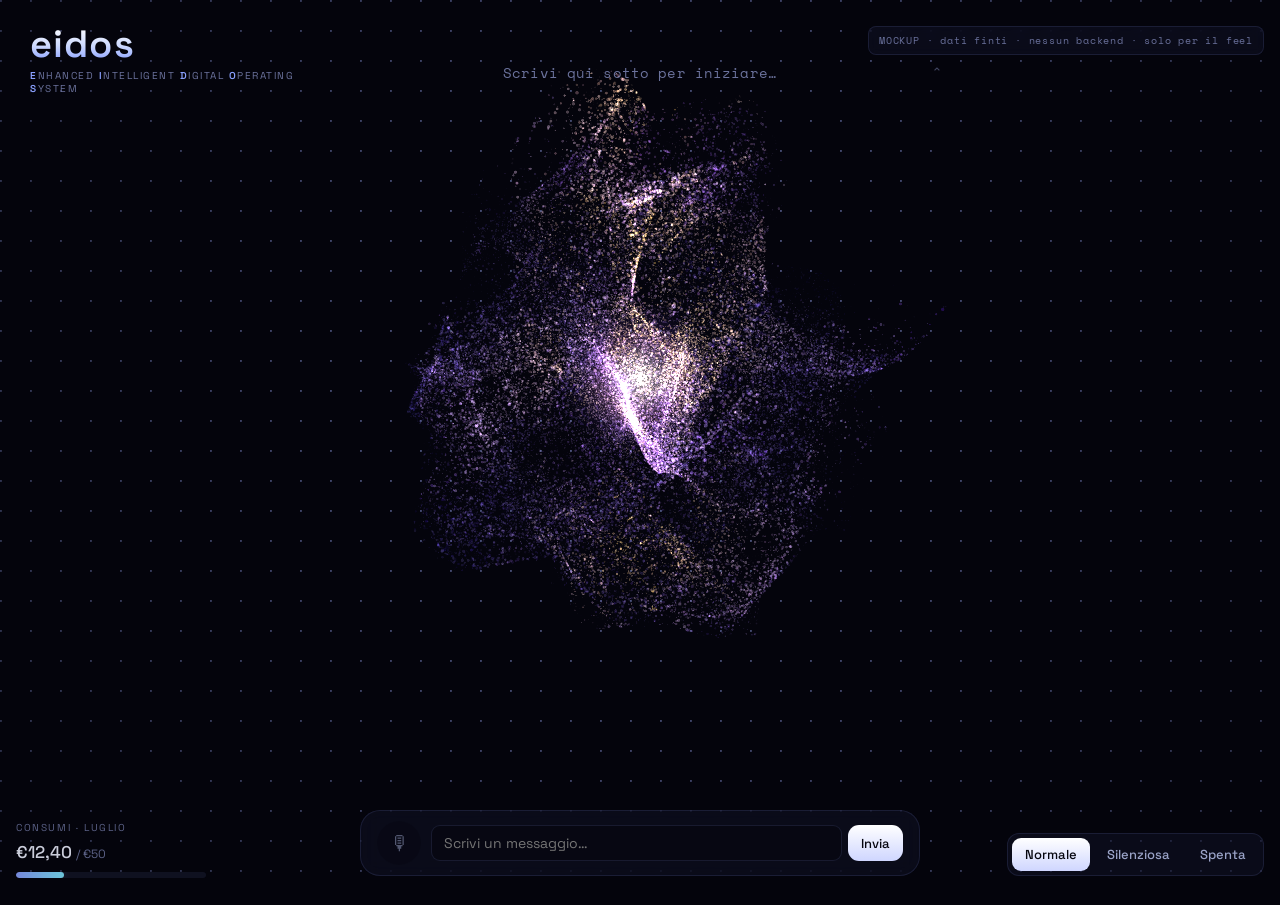
<file: notes/mockup-tappa7/index.html>
<!DOCTYPE html>
<html lang="it">
<head>
<meta charset="UTF-8">
<meta name="viewport" content="width=device-width, initial-scale=1.0">
<meta name="theme-color" content="#04040c">
<title>Eidos — mockup interfaccia</title>
<link rel="stylesheet" href="style.css">
</head>
<body data-mode="normale">

<canvas id="bg" aria-hidden="true"></canvas>
<div class="void"></div>

<div class="brand-lockup">
  <div class="mark">eidos</div>
  <div class="acr"><b>E</b>nhanced <b>I</b>ntelligent <b>D</b>igital <b>O</b>perating <b>S</b>ystem</div>
</div>

<div class="mock-badge">MOCKUP · dati finti · nessun backend · solo per il feel</div>

<!-- Essere vivente: il componente vero, così com'è -->
<div id="essere-wrap">
  <iframe id="essere" src="essere_vivente_component.html" title="Essere Vivente"></iframe>
</div>

<!-- Schede grafiche flottanti attorno all'essere -->
<div id="cards" aria-hidden="true"></div>

<!-- Log azioni: sopra i controlli, sfuma verso l'alto -->
<div id="actions-log" aria-live="polite"></div>

<!-- LA SUPERFICIE CONVERSAZIONE: barra (collassata) <-> cronologia (espansa) -->
<div id="convo" class="collapsed">
  <button id="convo-toggle" aria-label="Espandi cronologia" title="Espandi / richiudi la cronologia">
    <span class="chev">⌃</span>
  </button>
  <div id="transcript-bar" aria-live="polite"><span class="ghost">Scrivi qui sotto per iniziare…</span></div>
  <div id="history-scroll"></div>
</div>

<!-- Gate di conferma azione -->
<div id="confirm-box" hidden>
  <div class="confirm-kind">Conferma richiesta</div>
  <p id="confirm-message"></p>
  <div class="confirm-actions">
    <button id="confirm-yes" class="enter">Conferma</button>
    <button id="confirm-no">Annulla</button>
  </div>
</div>

<!-- Controlli in basso al centro -->
<div id="controls">
  <button id="mic-button" aria-label="Microfono (voce — Tappa 7 dopo)" title="Voce: arriva dopo">🎙</button>
  <form id="text-form">
    <input id="text-input" type="text" placeholder="Scrivi un messaggio…" autocomplete="off">
    <button type="submit">Invia</button>
  </form>
</div>

<!-- Modalità voce (visivo) -->
<div id="mode-switch">
  <button data-mode="normale" class="active">Normale</button>
  <button data-mode="silenziosa">Silenziosa</button>
  <button data-mode="spenta">Spenta</button>
</div>

<!-- Consumi (aspetto finito — la funzione è Tappa 9) -->
<div id="usage" title="Aspetto del prodotto finito — la funzione arriva in Tappa 9">
  <div class="usage-label">Consumi · Luglio</div>
  <div class="usage-amount">€12,40 <span class="of">/ €50</span></div>
  <div class="usage-bar"><div class="usage-fill" style="width:25%"></div></div>
</div>

<script src="app.js"></script>
</body>
</html>
</file>
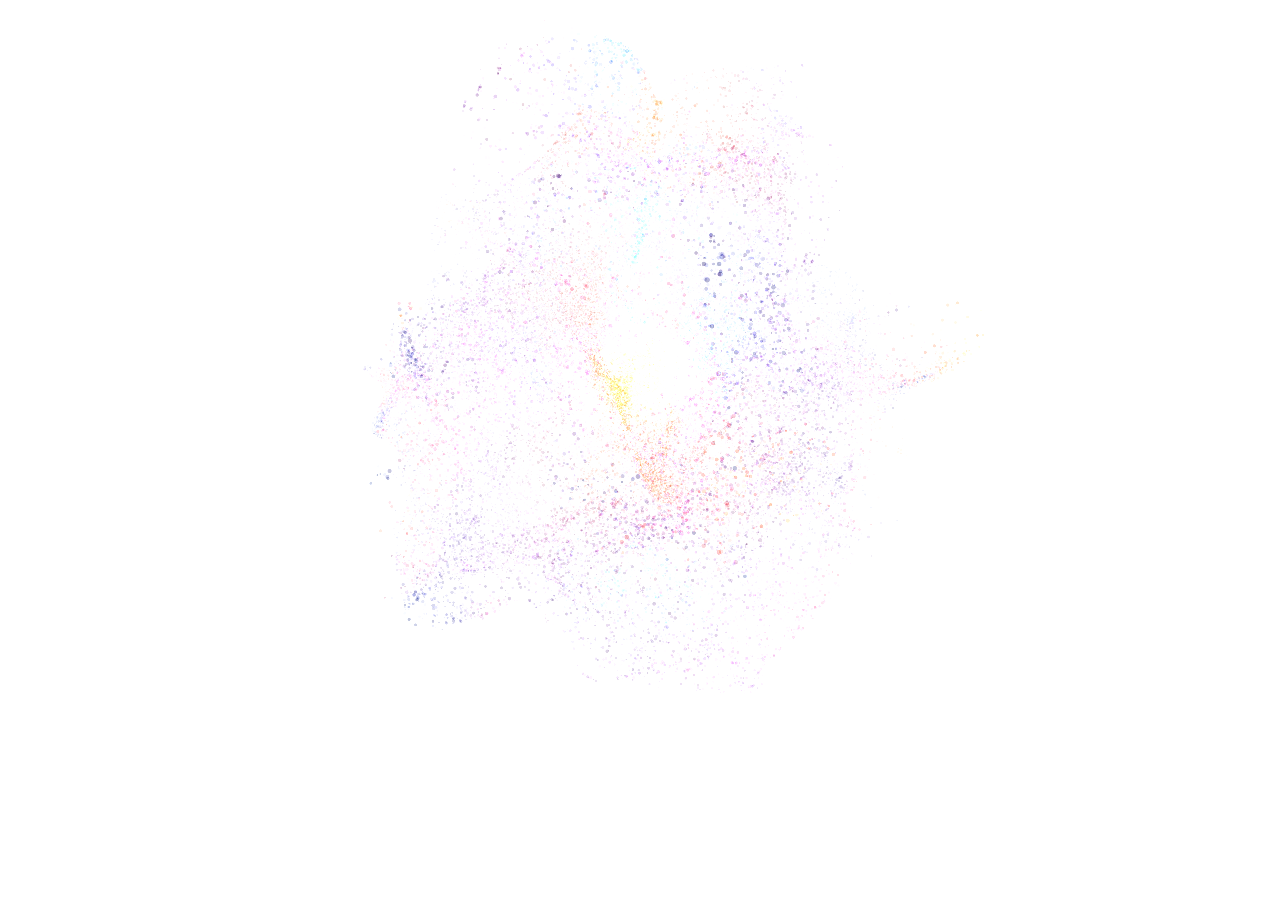
<file: export-essere-vivente/essere_vivente_component.html>
<!DOCTYPE html>
<html lang="it">
<head>
<meta charset="UTF-8">
<meta name="viewport" content="width=device-width, initial-scale=1.0">
<title>Essere Vivente</title>
<style>
  /*
    Componente di produzione dell'Essere Vivente (ADR 030: promosso dal
    laboratorio equilibrio). Solo presentazione: riceve stati e livello audio
    via postMessage (type: state/level/pulse/config) e anima. Le leve di
    taratura (type:'lab') restano attive per il pannello
    essere_vivente_lab.html, che pilota questo stesso file.
  */
  *{margin:0;padding:0;box-sizing:border-box}
  html,body{height:100%;overflow:hidden;background:transparent}
  @supports (height:100dvh){ html,body{height:100dvh} }

  /* niente sfondo/alone dipinto: il vuoto dietro è l'ambiente di lavoro reale
     dietro l'iframe, non un colore dipinto qui dentro. Nessuna ombra/luce
     propria: il componente non modula più l'ambiente attorno a sé. */
  #scene{position:fixed;inset:0;display:block;width:100%;height:100%;z-index:1;cursor:grab}
  #scene.grabbing{cursor:grabbing}
</style>
</head>
<body class="state-idle">

<canvas id="scene"></canvas>

<script src="vendor/three.min.js"></script>
<script>
(function(){
  const reduced = window.matchMedia('(prefers-reduced-motion:reduce)').matches;
  const isCoarse = window.matchMedia('(pointer:coarse)').matches;
  const canvas = document.getElementById('scene');

  const renderer = new THREE.WebGLRenderer({canvas, antialias:true, alpha:true});
  renderer.setClearColor(0x000000, 0);
  renderer.setPixelRatio(Math.min(window.devicePixelRatio || 1, 2));

  const scene  = new THREE.Scene();
  const camera = new THREE.PerspectiveCamera(55, 1, 0.1, 400);
  camera.position.set(0, 0.4, 17);
  const group  = new THREE.Group();
  scene.add(group);

  const GX = 300, GZ = 175;
  const N  = GX * GZ;

  // ---------- forma a VENE RADIALI: nascono dal nucleo e disegnano la superficie ----------
  // Le vene partono dal centro, serpeggiano verso un bersaglio sulla superficie del blob
  // (stessa formula "blob" di sempre) e si ramificano; le punte disegnano il guscio -> la
  // sagoma e' fatta dalle vene, non da una sfera preesistente tinta di venature.
  // Tre gruppi di particelle sommati, mai in competizione tra loro (ognuna nasce gia'
  // assegnata al suo gruppo, per percentile aCoreRand): vene, nucleo (denso, dedicato),
  // membrana (silhouette netta nei movimenti). Nessuna leva 'lab' su questi parametri:
  // valori confermati, fissi in produzione. Dettagli e alternative scartate in
  // docs/superpowers/specs/2026-07-23-struttura-vene-radiali-essere-vivente-design.md
  const R_FORM=6.3;
  const GEO={veins:38, branch:0.55, thick:0.5, coreCount:35000, coreR:2.0, shellCount:24000};
  function blobR(th,ph){
    return R_FORM*(1
      +0.16*Math.sin(3*th+1.1)*Math.cos(2*ph-0.4)
      +0.09*Math.sin(2*th-2*ph+0.6)
      +0.05*Math.sin(5*ph+2*th));
  }
  function buildShapes(){
    const NC=Math.max(0,Math.round(GEO.coreCount)); // nucleo: aggiunte, non rubate alle vene
    const NS=Math.max(0,Math.round(GEO.shellCount)); // membrana di superficie: idem
    const NT=N+NC+NS;
    const position=new Float32Array(NT*3),
          scale=new Float32Array(NT), phase=new Float32Array(NT),
          rand=new Float32Array(NT), coreRand=new Float32Array(NT);
    function h(a,b,c){ const s=Math.sin(a*127.1+b*311.7+c*74.7)*43758.5453; return s-Math.floor(s); }

    // scheletro delle vene: nodi piatti [x,y,z, tt(0=cuore,1=punta), w(spessore)]
    const skel=[];
    function grow(x,y,z, tx,ty,tz, depth, seed){
      const steps = depth===0?22:14;
      for(let s=0;s<steps;s++){
        let dx=tx-x, dy=ty-y, dz=tz-z; let dl=Math.hypot(dx,dy,dz);
        if(dl<0.05) break;
        dx/=dl;dy/=dl;dz/=dl;
        const tt0=s/steps;
        const wob=0.75*(1-tt0); // serpeggia vicino al cuore, si raddrizza verso la punta
        dx+=(h(seed,s,1)-0.5)*wob; dy+=(h(seed,s,2)-0.5)*wob; dz+=(h(seed,s,3)-0.5)*wob;
        const dl2=Math.hypot(dx,dy,dz)||1; dx/=dl2;dy/=dl2;dz/=dl2;
        const step=dl/(steps-s); // copre la distanza rimasta fino al bersaglio
        x+=dx*step; y+=dy*step; z+=dz*step;
        const tt=(s+1)/steps;
        const w=GEO.thick*(0.18+0.82*(1-tt))*(depth===0?1.0:0.62);
        skel.push(x,y,z,tt,w);
        // biforcazione: un ramo figlio verso un altro punto vicino della superficie
        if(depth<2 && s>steps*0.35 && s<steps*0.9 && h(seed,s,7)<GEO.branch*0.28){
          const rr=Math.hypot(x,y,z)||0.0001;
          let cx=x/rr+(h(seed,s,11)-0.5)*0.8, cy=y/rr+(h(seed,s,12)-0.5)*0.8, cz=z/rr+(h(seed,s,13)-0.5)*0.8;
          const cl=Math.hypot(cx,cy,cz)||1; cx/=cl;cy/=cl;cz/=cl;
          const cph=Math.acos(Math.max(-1,Math.min(1,cy))), cth=Math.atan2(cz,cx);
          const cR=blobR(cth,cph);
          grow(x,y,z, cx*cR, cy*cR, cz*cR, depth+1, seed*1.7+s+depth*31.7);
        }
      }
    }
    // vene primarie: direzioni distribuite uniformi (fibonacci) -> bersagli sul guscio
    const NV=Math.max(6,Math.round(GEO.veins)), ga=Math.PI*(3-Math.sqrt(5));
    for(let i=0;i<NV;i++){
      const yy=1-(i/(NV-1))*2, rr=Math.sqrt(Math.max(0,1-yy*yy)), a=ga*i;
      const ux=Math.cos(a)*rr, uy=yy, uz=Math.sin(a)*rr;
      const ph=Math.acos(Math.max(-1,Math.min(1,uy))), th=Math.atan2(uz,ux);
      const cR=blobR(th,ph);
      grow(0,0,0, ux*cR, uy*cR, uz*cR, 0, i*7.3+2.1);
    }

    const M=skel.length/5;
    for(let i=0;i<N;i++){
      const i3=i*3;
      scale[i]=0.5+Math.random()*1.4; phase[i]=Math.random()*Math.PI*2; rand[i]=Math.random();
      coreRand[i]=0.25+Math.random()*0.75; // mai reclutata dal nucleo: resta sulle vene

      // nodo casuale, con leggera preferenza per i nodi esterni (tt alto) così le
      // punte coprono bene la superficie e la sagoma tonda resta leggibile
      let k=(Math.random()*M)|0;
      const k2=(Math.random()*M)|0; if(skel[k2*5+3]>skel[k*5+3]) k=k2;
      const nx=skel[k*5], ny=skel[k*5+1], nz=skel[k*5+2], w=skel[k*5+4];
      // offset perpendicolare alla direzione radiale -> spessore a sezione tonda
      const rr=Math.hypot(nx,ny,nz)||0.0001; const ux=nx/rr,uy=ny/rr,uz=nz/rr;
      let ex=Math.random()-0.5, ey=Math.random()-0.5, ez=Math.random()-0.5;
      const dot=ex*ux+ey*uy+ez*uz; ex-=ux*dot; ey-=uy*dot; ez-=uz*dot;
      const el=Math.hypot(ex,ey,ez)||1; ex/=el;ey/=el;ez/=el;
      const rad=Math.sqrt(Math.random())*w;
      position[i3]=nx+ex*rad; position[i3+1]=ny+ey*rad; position[i3+2]=nz+ez*rad;
    }

    // --- NUCLEO: particelle DEDICATE, aggiunte OLTRE a quelle delle vene ---
    // coreRand basso -> sempre reclutate dal nucleo (uCoreSize~0.18), mentre le vene
    // (coreRand>=0.25) non ne perdono nessuna. Più coreCount = cuore più fitto e denso,
    // indipendentemente da quante particelle hanno le vene.
    for(let j=0;j<NC;j++){
      const i=N+j, i3=i*3;
      scale[i]=0.6+Math.random()*1.1; phase[i]=Math.random()*Math.PI*2; rand[i]=Math.random();
      coreRand[i]=Math.random()*0.12;
      const u=Math.random(), v=Math.random(); const th=2*Math.PI*u, ph=Math.acos(1-2*v);
      const rr=GEO.coreR*Math.cbrt(Math.random()); // denso verso il centro
      position[i3]=rr*Math.sin(ph)*Math.cos(th); position[i3+1]=rr*Math.cos(ph); position[i3+2]=rr*Math.sin(ph)*Math.sin(th);
    }

    // --- MEMBRANA: particelle sulla SUPERFICIE del blob (aggiunte) ---
    // ridà la silhouette netta nei movimenti/rotazioni, che con le sole vene (più rade
    // sulla superficie) si perdeva. Mai reclutata dal nucleo.
    for(let j=0;j<NS;j++){
      const i=N+NC+j, i3=i*3;
      scale[i]=0.5+Math.random()*1.2; phase[i]=Math.random()*Math.PI*2; rand[i]=Math.random();
      coreRand[i]=0.25+Math.random()*0.75;
      const u=Math.random(), v=Math.random(); const th=2*Math.PI*u, ph=Math.acos(1-2*v);
      const Rb=blobR(th,ph)*(0.9+0.1*Math.random());
      const jx=(Math.random()-0.5)*0.12, jy=(Math.random()-0.5)*0.12, jz=(Math.random()-0.5)*0.12;
      position[i3]=Rb*Math.sin(ph)*Math.cos(th)+jx; position[i3+1]=Rb*Math.cos(ph)+jy; position[i3+2]=Rb*Math.sin(ph)*Math.sin(th)+jz;
    }
    return {position,scale,phase,rand,coreRand};
  }
  const S = buildShapes();

  const geo=new THREE.BufferGeometry();
  geo.setAttribute('position', new THREE.BufferAttribute(S.position,3));
  geo.setAttribute('aScale',   new THREE.BufferAttribute(S.scale,1));
  geo.setAttribute('aPhase',   new THREE.BufferAttribute(S.phase,1));
  geo.setAttribute('aRand',    new THREE.BufferAttribute(S.rand,1));
  geo.setAttribute('aCoreRand',new THREE.BufferAttribute(S.coreRand,1));

  // valori di partenza = palette complementare/riposo reale (niente più flash
  // di colore sbagliato nei primi secondi mentre il lerp lo corregge)
  const cIn=new THREE.Color(1.30,0.55,0.15), cMid=new THREE.Color(0.55,0.35,0.60),
        cOut=new THREE.Color(0.10,0.30,0.65), cCore=new THREE.Color(1.60,0.85,0.35);

  const uniforms = {
    uTime:{value:0}, uSize:{value:3.8}, uDist:{value:17},
    uRipAmp:{value:0}, uRipR:{value:0},
    uFlow:{value:0.5}, uLevel:{value:0}, uReact:{value:0}, uBreath:{value:0},
    uHeart:{value:0}, uHeartAmt:{value:0.5}, uHeartBoost:{value:1.0}, uHeartGlow:{value:0}, uCoreSize:{value:0.18}, uCoreGlowR:{value:0.975}, uCorePull:{value:0.5}, uEmit:{value:0}, uDrive:{value:0}, uStateScale:{value:1}, uWord:{value:0}, uBass:{value:0}, uTreble:{value:0},
    uDensity:{value:1.0}, uSizeBoost:{value:0.5}, uBrightness:{value:0.4}, uVeinGain:{value:0.70},
    uReactMode:{value:0}, uZoom:{value:1.0},
    uCIn:{value:cIn}, uCMid:{value:cMid}, uCOut:{value:cOut}, uCCore:{value:cCore},
    // venature (caldo/freddo per-particella): prima costanti fisse nello shader,
    // ora leva per-palette (vedi PALETTES[..].vein) cosi' anche la "trama"
    // dell'entita' cambia carattere, non solo i 4 colori di stato
    uVeinIn:{value:new THREE.Color(1.0,0.84,0.50)}, uVeinMid:{value:new THREE.Color(0.55,0.35,0.95)},
    uVeinOut:{value:new THREE.Color(0.18,0.22,0.60)}, uVeinCore:{value:new THREE.Color(1.0,0.92,0.78)},
    uVeinMode:{value:0},
    // solo per uVeinMode=1 (iridescente): vedi PALETTES[..].vein.hueOffset/noiseScale/sat/speed
    uVeinHueOffset:{value:0}, uVeinNoiseScale:{value:0.6}, uVeinSat:{value:0.70}, uVeinSpeed:{value:0.03},
  };

  const mat=new THREE.ShaderMaterial({
    uniforms, transparent:true, depthWrite:false, blending:THREE.AdditiveBlending,
    vertexShader:`
      attribute float aScale; attribute float aPhase; attribute float aRand; attribute float aCoreRand;
      uniform float uTime,uSize,uDist,uFlow,uLevel,uReact,uBreath,uHeart,uHeartAmt,uHeartBoost,uHeartGlow,uCorePull,uEmit,uDrive,uStateScale,uWord,uBass,uTreble,uRipAmp,uRipR,uCoreSize,uCoreGlowR,uDensity,uSizeBoost,uBrightness,uReactMode,uZoom,uVeinGain,uVeinMode,uVeinHueOffset,uVeinNoiseScale,uVeinSat,uVeinSpeed;
      uniform vec3 uCIn,uCMid,uCOut,uCCore,uVeinIn,uVeinMid,uVeinOut,uVeinCore;
      varying vec3 vColor; varying float vAlpha;

      vec4 permute(vec4 x){return mod(((x*34.0)+1.0)*x,289.0);}
      vec4 taylorInvSqrt(vec4 r){return 1.79284291400159 - 0.85373472095314 * r;}
      float snoise(vec3 v){
        const vec2 C=vec2(1.0/6.0,1.0/3.0); const vec4 D=vec4(0.0,0.5,1.0,2.0);
        vec3 i=floor(v+dot(v,C.yyy)); vec3 x0=v-i+dot(i,C.xxx);
        vec3 g=step(x0.yzx,x0.xyz); vec3 l=1.0-g; vec3 i1=min(g.xyz,l.zxy); vec3 i2=max(g.xyz,l.zxy);
        vec3 x1=x0-i1+C.xxx; vec3 x2=x0-i2+C.yyy; vec3 x3=x0-D.yyy; i=mod(i,289.0);
        vec4 p=permute(permute(permute(i.z+vec4(0.0,i1.z,i2.z,1.0))+i.y+vec4(0.0,i1.y,i2.y,1.0))+i.x+vec4(0.0,i1.x,i2.x,1.0));
        float n_=1.0/7.0; vec3 ns=n_*D.wyz-D.xzx;
        vec4 j=p-49.0*floor(p*ns.z*ns.z); vec4 x_=floor(j*ns.z); vec4 y_=floor(j-7.0*x_);
        vec4 x=x_*ns.x+ns.yyyy; vec4 y=y_*ns.x+ns.yyyy; vec4 h=1.0-abs(x)-abs(y);
        vec4 b0=vec4(x.xy,y.xy); vec4 b1=vec4(x.zw,y.zw);
        vec4 s0=floor(b0)*2.0+1.0; vec4 s1=floor(b1)*2.0+1.0; vec4 sh=-step(h,vec4(0.0));
        vec4 a0=b0.xzyw+s0.xzyw*sh.xxyy; vec4 a1=b1.xzyw+s1.xzyw*sh.zzww;
        vec3 p0=vec3(a0.xy,h.x); vec3 p1=vec3(a0.zw,h.y); vec3 p2=vec3(a1.xy,h.z); vec3 p3=vec3(a1.zw,h.w);
        vec4 norm=taylorInvSqrt(vec4(dot(p0,p0),dot(p1,p1),dot(p2,p2),dot(p3,p3)));
        p0*=norm.x;p1*=norm.y;p2*=norm.z;p3*=norm.w;
        vec4 mn=max(0.6-vec4(dot(x0,x0),dot(x1,x1),dot(x2,x2),dot(x3,x3)),0.0); mn=mn*mn;
        return 42.0*dot(mn*mn,vec4(dot(p0,x0),dot(p1,x1),dot(p2,x2),dot(p3,x3)));
      }
      vec3 snoiseVec3(vec3 x){return vec3(snoise(x),snoise(x+vec3(123.4,234.5,345.6)),snoise(x+vec3(-345.6,-234.5,-123.4)));}
      vec3 hsv2rgb(vec3 c){
        vec4 K=vec4(1.0,2.0/3.0,1.0/3.0,3.0);
        vec3 p=abs(fract(c.xxx+K.xyz)*6.0-K.www);
        return c.z*mix(K.xxx,clamp(p-K.xxx,0.0,1.0),c.y);
      }
      vec3 curl(vec3 p){
        const float e=0.12; vec3 dx=vec3(e,0.,0.),dy=vec3(0.,e,0.),dz=vec3(0.,0.,e);
        vec3 px0=snoiseVec3(p-dx),px1=snoiseVec3(p+dx),py0=snoiseVec3(p-dy),py1=snoiseVec3(p+dy),pz0=snoiseVec3(p-dz),pz1=snoiseVec3(p+dz);
        float x=(py1.z-py0.z)-(pz1.y-pz0.y); float y=(pz1.x-pz0.x)-(px1.z-px0.z); float z=(px1.y-px0.y)-(py1.x-py0.x);
        return vec3(x,y,z)/(2.0*e);
      }

      void main(){
        vec3 pos=position;

        float rxz=length(pos.xz);
        float tw2=sin(uTime*0.22+aPhase*0.4)*0.9/(0.6+rxz*0.18);
        float ca=cos(tw2),sa=sin(tw2); pos.xz=mat2(ca,-sa,sa,ca)*pos.xz;

        pos*=(1.0+uBreath)*uStateScale;

        // percentile: le particelle con aCoreRand basso entrano nel nucleo. uCoreSize
        // (leva live) decide quante -> dimensione/densità del cuore senza rebuild geometria
        float coreW=1.0-smoothstep(uCoreSize-0.06,uCoreSize+0.06,aCoreRand);
        vec3 hp=normalize(pos+vec3(aRand-0.5,aRand*0.7-0.35,0.5-aRand))*(0.8+aRand*2.1);
        pos=mix(pos,hp,coreW*0.96);

        vec3 flow=curl(pos*0.16+vec3(0.0,uTime*0.06,uTime*0.04));
        pos+=flow*(uFlow+uLevel*0.6);

        float r=length(pos); vec3 dir=r>0.0001?pos/r:vec3(0.0);
        // uHeartBoost > 1 allarga il raggio d'azione del battito, non solo il centro
        float nearCore=exp(-r*(0.34/(0.55+0.45*uHeartBoost)));
        pos+=dir*uHeart*uHeartAmt*uHeartBoost*(0.5+2.4*nearCore);
        pos-=dir*uCorePull*nearCore*1.4;
        pos+=dir*uBass*nearCore*1.4;

        float ripple=snoise(pos*0.5+uTime*0.6);
        pos+=dir*uDrive*uReact*(0.6+0.4*ripple);

        // reazione vocale di "parla": 4 alternative selezionabili (uReactMode),
        // tutte guidate dagli stessi ingressi (uDrive=energia continua, uWord=
        // impulso di parola) ma con geometria di spostamento diversa
        if(uReactMode<0.5){
          // 0 - ONDA ORIGINALE: guscio concentrico che attraversa tutto il corpo
          float ring=sin(r*1.4-uTime*5.0);
          pos+=dir*uEmit*uDrive*(0.5+0.7*ring)*1.05;
          pos+=dir*uEmit*uWord*0.9;
        } else if(uReactMode<1.5){
          // 1 - TURBOLENZA ORGANICA: stesso campo di flusso (curl noise) che
          // deforma i filamenti, solo piu' intenso -> nessuna simmetria radiale,
          // si muove come corrente/fumo, non come onda che si espande
          pos+=flow*uEmit*uDrive*1.3;
          pos+=flow*uEmit*uWord*1.1;
        } else if(uReactMode<2.5){
          // 2 - PULSAZIONE INTERNA: la spinta resta vicino al nucleo (nearCore,
          // gia' calcolato sopra per il battito) invece di propagarsi come
          // guscio su tutta la superficie -> si legge come un respiro/battito
          // interno, il bordo esterno resta calmo
          pos+=dir*uEmit*uDrive*nearCore*2.0;
          pos+=dir*uEmit*uWord*nearCore*1.6;
        } else {
          // 3 - VIBRAZIONE LOCALE: ogni particella si sposta lungo una direzione
          // propria (da aRand), non lungo il raggio -> shimmer/vibrazione diffusa,
          // nessun movimento coerente su larga scala, ne' radiale ne' a corrente
          vec3 jitterDir=normalize(vec3(aRand-0.5, fract(aRand*37.0)-0.5, fract(aRand*91.0)-0.5)+0.0001);
          pos+=jitterDir*uEmit*uDrive*aRand*0.9;
          pos+=jitterDir*uEmit*uWord*aRand*0.7;
        }

        // onda-pensiero: cerchi calmi durante "pensa"
        float ripband=exp(-pow((r-uRipR)*1.1,2.0));
        pos+=dir*uRipAmp*ripband*1.1;

        // profondità reale rispetto alla camera, calcolata ORA (dopo tutte le
        // deformazioni) cosi' fronte/retro dipendono da dove sta l'osservatore,
        // non da dove sta la particella nell'oggetto -> sopravvive alla somma
        // additiva ed e' coerente su tutta la nuvola alla stessa profondita'
        vec4 mv=modelViewMatrix*vec4(pos,1.0);
        float depthSpread=8.0;
        float closeness=clamp(((mv.z+uDist)/depthSpread)*0.5+0.5,0.0,1.0);

        // caldo/freddo per-particella, agganciato allo stesso campo di rumore
        // che deforma i filamenti (stessa scala 0.16 del flow curl) -> il
        // colore segue le venature vere dell'entità, non una tinta uniforme.
        // Un respiro condiviso lento (~25s) tiene comunque le venature in fase
        // tra loro invece di sembrare statiche/casuali.
        // due ottave (una larga tipo il flusso, una più fine) invece di una
        // sola -> vene sottili leggibili, non un'unica sfumatura morbida
        float warmNoiseRaw=snoise(pos*0.16+vec3(0.0,uTime*0.05,uTime*0.035))*0.6
                       +snoise(pos*0.42+vec3(0.0,uTime*0.07,-uTime*0.05))*0.4;
        float warmNoise=warmNoiseRaw*0.5+0.5;
        // contrasto: spinge verso gli estremi invece di una transizione morbida,
        // così si legge come "vena" invece che come velo uniforme
        warmNoise=smoothstep(0.38,0.62,warmNoise);
        float warmBreath=0.5+0.5*sin(uTime*0.25);
        float warmK=clamp(warmNoise*0.95+warmBreath*0.20-0.075,0.0,1.0);
        // venature: uVeinMode 0 = mescola fra due colori fissi (comportamento
        // originale, guidato dal palette selezionato); uVeinMode 1 = la tinta
        // ruota nello spettro seguendo lo stesso rumore (effetto madreperla/
        // iridescente, usato dalla palette "prisma") invece di restare fra
        // due estremi fissi
        vec3 cInW,cMidW,cOutW,cCoreW;
        if(uVeinMode<0.5){
          cInW=mix(uCIn,uVeinIn,warmK); cMidW=mix(uCMid,uVeinMid,warmK);
          cOutW=mix(uCOut,uVeinOut,warmK); cCoreW=mix(uCCore,uVeinCore,warmK);
        } else {
          // uVeinNoiseScale: quanto il rumore fa girare la tinta -> banda stretta
          // (poche tinte vicine, es. "acquamarina") o spettro pieno ("prisma").
          // uVeinHueOffset sposta la banda sulla ruota, uVeinSpeed la velocità
          // di rotazione nel tempo, uVeinSat la saturazione dell'iridescenza
          vec3 iri=hsv2rgb(vec3(fract(uVeinHueOffset+warmNoiseRaw*uVeinNoiseScale+uTime*uVeinSpeed),uVeinSat,1.0));
          cInW=mix(uCIn,iri*1.3,0.55); cMidW=mix(uCMid,iri*0.9,0.55);
          cOutW=mix(uCOut,iri*0.55,0.55); cCoreW=mix(uCCore,iri*1.4,0.35);
        }

        float t=clamp(length(pos.xz)/9.0,0.0,1.0);
        vec3 col=t<0.5?mix(cInW,cMidW,t*2.0):mix(cMidW,cOutW,(t-0.5)*2.0);
        col+=(0.10+uLevel*0.45)*sin(uTime*0.4+aRand*6.2831);
        float coreGlow=exp(-r*uCoreGlowR); // raggio del bagliore centrale (leva "nucleo")
        col+=cCoreW*(coreGlow*0.55+coreW*0.35);
        col+=cCoreW*ripband*uRipAmp*0.45;
        float rim=smoothstep(0.35,1.0,t);
        float sparkle=0.5+0.5*sin(uTime*9.0+aRand*40.0);
        col+=mix(cMidW,vec3(0.75,0.92,1.0),0.5)*uTreble*rim*sparkle*1.2;

        // contrasto di luminosità sulla stessa vena (non solo tinta): la
        // differenza di luce regge meglio della sola differenza di colore
        // quando tante particelle si sommano in additivo
        col*=mix(0.62,1.48,warmK); // contrasto più marcato: vena accesa vs corpo scuro

        // fronte (vicino alla camera) più luminoso, retro più scuro e freddo:
        // legato a "closeness" (profondità reale), non alla direzione locale
        col*=mix(0.55,1.35,closeness);
        col=mix(col*vec3(0.82,0.88,1.10),col,closeness);

        col*=1.0+uLevel*0.25;
        // bagliore lento: si accende in fretta e si spegne a rallentatore (uHeartGlow
        // è già una rampa smussata calcolata in JS, non il battito grezzo)
        col*=1.0+uHeartGlow*0.35;
        col*=1.0+uVeinGain*(1.0-coreW)*0.85; // vene più visibili (non tocca il nucleo)
        col*=uBrightness;
        col=col/(1.0+0.45*col);
        vColor=col;

        float tw=0.55+0.45*sin(uTime*2.1+aPhase*6.2831);
        // il retro si dirada verso il vuoto invece di restare pieno come il fronte
        vAlpha=tw*(0.7+uLevel*0.4)*(0.85+coreGlow*0.45+coreW*0.30)*mix(0.30,1.10,closeness)*(1.0+uVeinGain*(1.0-coreW)*0.35);

        gl_Position=projectionMatrix*mv;
        // caduta di dimensione esagerata oltre la prospettiva reale: rinforza il fronte/retro.
        // uZoom: i punti scalano con lo zoom del group, altrimenti a zoom basso
        // restano grandi su un volume piccolo e si "compattano"
        float sizeFinal=uSize*uSizeBoost*uZoom*aScale*(0.55+0.5*tw)*(1.0+uLevel*0.22)*(1.0+coreGlow*0.35+coreW*0.30)*(1.0+uTreble*rim*sparkle*0.6)*(1.0+uVeinGain*(1.0-coreW)*0.55)*pow(uDist/-mv.z,1.6);
        // densità live: le particelle scartate (aRand oltre la soglia) diventano invisibili
        // (punto a dimensione zero), senza dover ricostruire i buffer della geometria
        gl_PointSize=sizeFinal*step(aRand,uDensity);
      }
    `,
    fragmentShader:`
      varying vec3 vColor; varying float vAlpha;
      void main(){
        float d=length(gl_PointCoord-0.5);
        float a=smoothstep(0.5,0.30,d);
        gl_FragColor=vec4(vColor,a*vAlpha*0.75);
      }
    `,
  });

  const points=new THREE.Points(geo,mat); points.frustumCulled=false; group.add(points);

  let coreSprite;
  (function coreGlowSprite(){
    const c=document.createElement('canvas'); c.width=c.height=256;
    const x=c.getContext('2d');
    const g=x.createRadialGradient(128,128,0,128,128,128);
    g.addColorStop(0,'rgba(255,255,255,0.95)');
    g.addColorStop(0.25,'rgba(255,235,205,0.55)');
    g.addColorStop(0.55,'rgba(180,150,255,0.20)');
    g.addColorStop(1,'rgba(0,0,0,0)');
    x.fillStyle=g; x.fillRect(0,0,256,256);
    const tex=new THREE.CanvasTexture(c);
    const m=new THREE.SpriteMaterial({map:tex,transparent:true,depthWrite:false,blending:THREE.AdditiveBlending,opacity:0.6});
    coreSprite=new THREE.Sprite(m); coreSprite.scale.set(4,4,4); coreSprite.frustumCulled=false;
    group.add(coreSprite);
  })();

  // posizione verticale di default confermata nel lab (0.19 = essere alzato);
  // un host che manda {type:'lab', offsetY} la sovrascrive (es. ESSERE_OFFSET_Y)
  const OFFY_DEFAULT=0.19;
  group.position.y=OFFY_DEFAULT*10.5;

  let dragging=false,px=0,py=0,sx=0,sy=0;
  let targRY=0,targRX=0.2,curRY=0,curRX=0.2,mx=0,my=0;
  // tumbling libero (nessun asse privilegiato): ruota attorno a un asse che
  // vaga lentamente nello spazio, non attorno a X/Y separati
  const tumbleAxis=new THREE.Vector3(0,1,0);
  const tumbleQuat=new THREE.Quaternion();
  function vp(){const v=window.visualViewport;return{w:Math.round(v?v.width:innerWidth),h:Math.round(v?v.height:innerHeight)};}
  function down(x,y){dragging=true;px=x;py=y;sx=x;sy=y;canvas.classList.add('grabbing');}
  function move(x,y){
    if(dragging){targRY+=(x-px)*0.005;targRX+=(y-py)*0.005;targRX=Math.max(-1.0,Math.min(1.0,targRX));px=x;py=y;}
    const s=vp();mx=(x/s.w)*2-1;my=(y/s.h)*2-1;
  }
  function up(){dragging=false;canvas.classList.remove('grabbing');}
  canvas.addEventListener('pointerdown',e=>{
    // cattura esplicita: dentro l'app il riquadro e' a tutto schermo e i
    // controlli sopra (microfono, testo...) hanno z-index piu' alto -- senza
    // cattura, quando il cursore ci passa sopra a meta' trascinamento il
    // pointermove finisce a loro invece che al canvas e il giro si ferma
    if(canvas.setPointerCapture) canvas.setPointerCapture(e.pointerId);
    down(e.clientX,e.clientY);
  });
  window.addEventListener('pointermove',e=>move(e.clientX,e.clientY));
  window.addEventListener('pointerup',up);
  window.addEventListener('pointerleave',up);
  canvas.addEventListener('lostpointercapture',up);

  // ---------- leve di taratura (canale type:'lab', dal pannello lab) ----------
  const flags={sparkle:true, ripple:true};
  let heartBoost=1.0; // luce del cuore piena (niente più battito da attenuare)
  let heartGlow=0;    // rampa lenta del bagliore (salita rapida, discesa a rallentatore)
  let rotBoost=2.5;   // moltiplicatore velocità rotazione/inclinazione automatica (confermato: 250%)

  let ripStart=-10;

  const IDLE='idle',LISTENING='listening',THINKING='thinking',SPEAKING='speaking';
  const STATES=[IDLE,LISTENING,THINKING,SPEAKING];
  // scl e pull: range stretto e condiviso fra i 4 stati (volume/ingombro quasi
  // costante) cosi' il cambio di stato si legge come cambio d'umore dello
  // stesso essere, non come un essere diverso ogni volta. La differenziazione
  // fra stati resta affidata a texture/velocita'/colore (flow, react, rot,
  // hbAmt...), non piu' a "quanto e' grande/raccolto".
  const P={
    idle:      {flow:0.45,react:0.0, emit:0.0,breI:0.040,breS:0.55,rot:0.0009,hbAmt:0.55,pull:0.50,scl:1.00},
    listening: {flow:0.60,react:-1.8,emit:0.0,breI:0.016,breS:0.80,rot:0.0011,hbAmt:0.20,pull:0.80,scl:0.84},
    thinking:  {flow:0.50,react:-0.5,emit:0.0,breI:0.018,breS:0.60,rot:0.0026,hbAmt:0.45,pull:0.66,scl:0.96},
    // scl sotto 1 compensa le spinte verso l'esterno di react/emit: l'ingombro
    // percepito resta vicino a quello degli altri stati (vedi nota sopra)
    speaking:  {flow:1.05,react:1.2, emit:1.0,breI:0.055,breS:1.30,rot:0.0020,hbAmt:0.58,pull:0.55,scl:0.78},
  };

  // venature di default (comportamento originale, mai cambiato finora):
  // colori fissi indipendenti dallo stato, mescolati per-particella col
  // rumore "caldo/freddo". Ogni palette può darsi le proprie (campo 'vein',
  // vedi sotto); se manca si usa questa.
  const DEFAULT_VEIN={in:[1.0,0.84,0.50],mid:[0.55,0.35,0.95],out:[0.18,0.22,0.60],core:[1.0,0.92,0.78],mode:0};

  const PALETTES={
    mono:{
      idle:     {cin:[0.45,0.52,0.85],cmid:[0.20,0.26,0.60],cout:[0.06,0.08,0.25],ccore:[0.80,0.85,1.00],halo:['rgba(60,80,180,0.22)','rgba(25,35,90,0.20)']},
      listening:{cin:[0.78,0.95,1.00],cmid:[0.35,0.75,0.95],cout:[0.08,0.28,0.55],ccore:[0.90,0.98,1.00],halo:['rgba(127,232,255,0.22)','rgba(40,110,180,0.18)']},
      thinking: {cin:[0.62,0.58,1.00],cmid:[0.36,0.28,0.95],cout:[0.12,0.06,0.42],ccore:[0.90,0.86,1.00],halo:['rgba(100,85,255,0.26)','rgba(45,30,150,0.20)']},
      speaking: {cin:[1.00,0.95,0.86],cmid:[0.80,0.78,0.95],cout:[0.30,0.32,0.58],ccore:[1.00,0.97,0.90],halo:['rgba(255,242,220,0.18)','rgba(120,130,220,0.18)']},
      vein:DEFAULT_VEIN,
    },
    neutro:{
      idle:     {cin:[0.93,0.95,1.00],cmid:[0.60,0.64,0.78],cout:[0.22,0.24,0.34],ccore:[0.55,0.62,0.95],halo:['rgba(92,107,192,0.22)','rgba(40,48,100,0.18)']},
      listening:{cin:[0.93,0.95,1.00],cmid:[0.60,0.64,0.78],cout:[0.22,0.24,0.34],ccore:[0.30,1.00,0.75],halo:['rgba(46,230,168,0.22)','rgba(20,90,70,0.18)']},
      thinking: {cin:[0.93,0.95,1.00],cmid:[0.60,0.64,0.78],cout:[0.22,0.24,0.34],ccore:[1.00,0.75,0.35],halo:['rgba(255,184,77,0.20)','rgba(120,80,30,0.18)']},
      speaking: {cin:[0.93,0.95,1.00],cmid:[0.60,0.64,0.78],cout:[0.22,0.24,0.34],ccore:[1.00,0.45,0.70],halo:['rgba(255,95,162,0.22)','rgba(140,50,110,0.18)']},
      vein:DEFAULT_VEIN,
    },
    // ---- complementare e prisma (2026-07-20): le due direzioni piaciute nel
    // primo giro di varianti. Sotto, 5 rielaborazioni che restano dentro
    // queste due famiglie invece di aprirne di nuove — valutate in
    // essere_vivente_palette_lab.html, nessuna ancora confermata in produzione ----
    complementare:{
      // duotone a colori complementari: il nucleo e il bordo non sono due
      // toni della stessa tinta ma colori opposti sulla ruota -> tensione
      // cromatica, non una sfumatura morbida. Le venature sono nella tinta
      // fredda opposta ai nuclei caldi
      idle:     {cin:[1.30,0.55,0.15],cmid:[0.55,0.35,0.60],cout:[0.10,0.30,0.65],ccore:[1.60,0.85,0.35],halo:['rgba(255,140,50,0.24)','rgba(30,80,160,0.20)']},
      listening:{cin:[1.30,0.15,0.55],cmid:[0.40,0.45,0.35],cout:[0.10,0.55,0.20],ccore:[1.65,0.45,0.85],halo:['rgba(255,60,150,0.24)','rgba(25,130,55,0.20)']},
      thinking: {cin:[0.20,1.10,0.55],cmid:[0.45,0.35,0.55],cout:[0.55,0.10,0.55],ccore:[0.65,1.55,0.85],halo:['rgba(70,235,140,0.24)','rgba(120,25,120,0.20)']},
      speaking: {cin:[1.35,0.85,0.10],cmid:[0.55,0.35,0.60],cout:[0.10,0.20,0.65],ccore:[1.70,1.30,0.45],halo:['rgba(255,205,45,0.24)','rgba(30,55,150,0.20)']},
      vein:{in:[0.15,0.55,1.20],mid:[0.45,0.30,0.55],out:[1.10,0.35,0.10],core:[0.55,0.85,1.60],mode:0},
    },
    prisma:{
      // iridescente: qui NON conta il mix cin/cmid/cout/ccore come altrove —
      // la tinta ruota nello spettro seguendo il rumore delle venature
      // (uVeinMode=1, vedi shader) invece di mescolarsi fra due colori fissi
      // -> effetto madreperla/opale che cambia colore muovendosi, non una
      // sfumatura statica. I valori qui sotto sono solo la base neutra su
      // cui l'iridescenza si somma. hueOffset/noiseScale/sat/speed = valori
      // originali (spettro pieno, velocità/saturazione di riferimento)
      idle:     {cin:[0.55,0.65,0.85],cmid:[0.30,0.35,0.55],cout:[0.14,0.18,0.32],ccore:[0.85,0.95,1.15],halo:['rgba(140,160,220,0.20)','rgba(50,60,110,0.18)']},
      listening:{cin:[0.45,0.75,0.85],cmid:[0.24,0.45,0.55],cout:[0.10,0.24,0.32],ccore:[0.75,1.05,1.15],halo:['rgba(115,190,220,0.20)','rgba(35,85,110,0.18)']},
      thinking: {cin:[0.65,0.55,0.85],cmid:[0.38,0.30,0.55],cout:[0.18,0.14,0.32],ccore:[0.95,0.85,1.15],halo:['rgba(165,140,220,0.20)','rgba(60,50,110,0.18)']},
      speaking: {cin:[0.85,0.65,0.55],cmid:[0.55,0.35,0.24],cout:[0.32,0.16,0.10],ccore:[1.15,0.90,0.70],halo:['rgba(220,165,115,0.20)','rgba(110,60,35,0.18)']},
      vein:{in:[1.0,0.84,0.50],mid:[0.55,0.35,0.95],out:[0.18,0.22,0.60],core:[1.0,0.92,0.78],mode:1,hueOffset:0,noiseScale:0.6,sat:0.70,speed:0.03},
    },
    ossidiana:{
      // complementare — "ossidiana e ambra": identità unificata invece di 4
      // coppie di tinte diverse (come "complementare") — il bordo resta
      // sempre pietra vulcanica quasi nera, solo il nucleo caldo si sposta
      // (ambra->corallo->rame->oro) fra gli stati. Più elegante/drammatico,
      // meno "candy" del complementare originale; le venature portano
      // scintille dell'accento opposto sia nel nucleo che nel bordo
      idle:     {cin:[1.30,0.90,0.40],cmid:[0.42,0.34,0.32],cout:[0.05,0.08,0.20],ccore:[1.65,1.25,0.65],halo:['rgba(255,190,90,0.22)','rgba(20,30,70,0.20)']},
      listening:{cin:[1.30,0.65,0.55],cmid:[0.42,0.28,0.34],cout:[0.05,0.09,0.22],ccore:[1.65,0.95,0.80],halo:['rgba(255,150,130,0.22)','rgba(20,35,75,0.20)']},
      thinking: {cin:[1.20,0.55,0.75],cmid:[0.40,0.26,0.40],cout:[0.06,0.07,0.24],ccore:[1.55,0.85,1.05],halo:['rgba(230,140,190,0.22)','rgba(25,30,80,0.20)']},
      speaking: {cin:[1.50,1.10,0.35],cmid:[0.46,0.36,0.28],cout:[0.06,0.09,0.18],ccore:[1.85,1.55,0.70],halo:['rgba(255,215,100,0.24)','rgba(25,35,65,0.20)']},
      vein:{in:[0.10,0.20,0.45],mid:[0.35,0.25,0.38],out:[0.70,0.40,0.12],core:[0.22,0.32,0.58],mode:0},
    },
    neonUrbano:{
      // complementare — "neon urbano": la versione più satura/dura della
      // famiglia, cyberpunk. Identità fissa magenta (nucleo) / ciano (bordo)
      // su tutti gli stati (differenziati da sfumatura e luminosità dentro
      // ciascuna famiglia, non da coppie diverse) + venature giallo-verde
      // come terzo accento acceso, per il caos da insegna al neon
      idle:     {cin:[1.35,0.15,0.85],cmid:[0.55,0.42,0.62],cout:[0.05,0.85,0.78],ccore:[1.75,0.55,1.15],halo:['rgba(255,60,220,0.24)','rgba(20,150,140,0.20)']},
      listening:{cin:[1.10,0.15,1.05],cmid:[0.48,0.42,0.68],cout:[0.04,0.95,0.90],ccore:[1.55,0.55,1.45],halo:['rgba(220,60,255,0.24)','rgba(15,170,160,0.20)']},
      thinking: {cin:[1.45,0.10,0.60],cmid:[0.58,0.38,0.55],cout:[0.06,0.75,0.65],ccore:[1.80,0.50,0.95],halo:['rgba(255,55,140,0.24)','rgba(20,135,115,0.20)']},
      speaking: {cin:[1.55,0.35,0.95],cmid:[0.65,0.48,0.70],cout:[0.08,1.00,0.90],ccore:[1.95,0.75,1.30],halo:['rgba(255,90,215,0.24)','rgba(25,180,165,0.20)']},
      vein:{in:[0.85,1.15,0.15],mid:[0.55,0.65,0.30],out:[1.10,0.15,0.55],core:[1.20,1.45,0.35],mode:0},
    },
    forestaBrace:{
      // complementare — "foresta e brace": stessa idea (nucleo/bordo
      // opposti) ma in chiave organica/rituale invece che elettrica — rosso
      // brace contro verde foresta, saturazioni più terrose, venature dorate
      // come scintille/lucciole
      idle:     {cin:[1.15,0.30,0.15],cmid:[0.45,0.40,0.20],cout:[0.08,0.42,0.15],ccore:[1.55,0.65,0.30],halo:['rgba(255,110,55,0.22)','rgba(25,110,45,0.20)']},
      listening:{cin:[1.05,0.35,0.30],cmid:[0.42,0.42,0.24],cout:[0.07,0.46,0.22],ccore:[1.45,0.70,0.55],halo:['rgba(240,110,90,0.22)','rgba(25,120,65,0.20)']},
      thinking: {cin:[0.95,0.30,0.50],cmid:[0.40,0.36,0.30],cout:[0.10,0.38,0.28],ccore:[1.30,0.65,0.80],halo:['rgba(215,105,140,0.22)','rgba(35,105,80,0.20)']},
      speaking: {cin:[1.35,0.55,0.15],cmid:[0.52,0.46,0.18],cout:[0.10,0.48,0.12],ccore:[1.70,0.95,0.40],halo:['rgba(255,160,60,0.24)','rgba(30,125,35,0.20)']},
      vein:{in:[1.30,0.95,0.35],mid:[0.65,0.60,0.25],out:[0.20,0.55,0.20],core:[1.55,1.20,0.55],mode:0},
    },
    acquamarina:{
      // prisma — "acquamarina": stesso meccanismo (tinta che ruota seguendo
      // il rumore, uVeinMode=1) ma banda ristretta al lato freddo dello
      // spettro (ciano/blu/violetto, noiseScale basso = poca escursione) e
      // rotazione più lenta -> effetto olio-su-acqua calmo, non l'arcobaleno
      // pieno di "prisma"
      idle:     {cin:[0.45,0.85,0.90],cmid:[0.24,0.50,0.58],cout:[0.10,0.24,0.32],ccore:[0.75,1.15,1.20],halo:['rgba(120,205,220,0.20)','rgba(40,90,110,0.18)']},
      listening:{cin:[0.35,0.95,1.00],cmid:[0.18,0.58,0.65],cout:[0.08,0.28,0.36],ccore:[0.65,1.30,1.35],halo:['rgba(100,220,240,0.20)','rgba(30,100,120,0.18)']},
      thinking: {cin:[0.55,0.75,0.95],cmid:[0.30,0.44,0.60],cout:[0.14,0.20,0.36],ccore:[0.85,1.05,1.30],halo:['rgba(135,180,225,0.20)','rgba(45,75,110,0.18)']},
      speaking: {cin:[0.65,0.95,0.85],cmid:[0.38,0.58,0.52],cout:[0.18,0.28,0.28],ccore:[1.00,1.30,1.15],halo:['rgba(155,215,190,0.20)','rgba(50,100,80,0.18)']},
      vein:{in:[0.60,1.00,1.05],mid:[0.30,0.60,0.68],out:[0.12,0.28,0.36],core:[0.80,1.25,1.35],mode:1,hueOffset:0.50,noiseScale:0.22,sat:0.62,speed:0.018},
    },
    prismaIbrido:{
      // prisma complementare — ibrido: iridescenza (uVeinMode=1) sopra una
      // base a colori complementari (nucleo caldo, bagliore centrale
      // freddo/opposto invece che la stessa famiglia) -> il "cuore" brilla
      // di un colore diverso dalla "carne", più il madreperla che si muove
      // sopra. La combinazione più insolita delle 5, unisce entrambe le
      // direzioni piaciute invece di sceglierne una
      idle:     {cin:[1.10,0.45,0.20],cmid:[0.45,0.40,0.55],cout:[0.10,0.14,0.30],ccore:[0.35,0.65,1.15],halo:['rgba(255,150,70,0.22)','rgba(30,60,140,0.20)']},
      listening:{cin:[0.20,0.95,0.55],cmid:[0.40,0.48,0.45],cout:[0.10,0.28,0.20],ccore:[1.10,0.45,0.85],halo:['rgba(90,220,140,0.22)','rgba(120,25,90,0.20)']},
      thinking: {cin:[0.85,0.20,0.75],cmid:[0.50,0.35,0.48],cout:[0.24,0.10,0.28],ccore:[0.35,1.05,0.65],halo:['rgba(210,70,190,0.22)','rgba(30,110,60,0.20)']},
      speaking: {cin:[1.20,0.75,0.15],cmid:[0.55,0.45,0.35],cout:[0.28,0.15,0.10],ccore:[0.25,0.55,1.15],halo:['rgba(255,195,60,0.24)','rgba(25,55,130,0.20)']},
      vein:{in:[1.0,0.6,0.3],mid:[0.5,0.4,0.5],out:[0.2,0.2,0.4],core:[0.6,0.8,1.1],mode:1,hueOffset:0.08,noiseScale:0.65,sat:0.75,speed:0.035},
    },

    // ---- NEBULOSE STELLARI (resa cinematografica) ----
    // gas di emissione: tinte sature, nucleo caldissimo (valori >1 = bagliore in
    // additivo), venature nel colore complementare del gas -> filamenti "veri"
    nebulaOrione:{
      // Orione: idrogeno rosa/magenta, ossigeno verde-acqua, nucleo bianco-blu caldo
      idle:     {cin:[1.30,0.30,0.75],cmid:[0.55,0.25,0.70],cout:[0.08,0.30,0.55],ccore:[1.70,0.80,1.25],halo:['rgba(255,90,180,0.24)','rgba(20,70,150,0.20)']},
      listening:{cin:[1.10,0.35,0.92],cmid:[0.40,0.35,0.75],cout:[0.06,0.45,0.55],ccore:[1.55,0.85,1.45],halo:['rgba(235,95,220,0.24)','rgba(20,120,150,0.20)']},
      thinking: {cin:[0.80,0.35,1.05],cmid:[0.45,0.30,0.72],cout:[0.10,0.25,0.60],ccore:[1.35,0.75,1.60],halo:['rgba(175,95,255,0.24)','rgba(25,70,150,0.20)']},
      speaking: {cin:[1.45,0.55,0.78],cmid:[0.60,0.35,0.66],cout:[0.10,0.35,0.55],ccore:[1.90,1.05,1.40],halo:['rgba(255,140,190,0.24)','rgba(25,95,150,0.20)']},
      vein:{in:[0.30,0.98,0.98],mid:[0.55,0.35,0.85],out:[1.20,0.35,0.72],core:[0.75,1.15,1.35],mode:0},
    },
    nebulaCarena:{
      // Carena: polvere oro/ambra/ruggine contro verde-acqua -> il classico
      // "teal & orange" del cinema, profondo e caldo
      idle:     {cin:[1.45,0.75,0.25],cmid:[0.55,0.38,0.28],cout:[0.06,0.20,0.30],ccore:[1.80,1.25,0.60],halo:['rgba(255,175,70,0.24)','rgba(20,65,85,0.20)']},
      listening:{cin:[1.35,0.85,0.42],cmid:[0.48,0.42,0.34],cout:[0.05,0.28,0.36],ccore:[1.70,1.38,0.88],halo:['rgba(255,200,110,0.24)','rgba(20,90,105,0.20)']},
      thinking: {cin:[1.20,0.60,0.35],cmid:[0.45,0.35,0.34],cout:[0.08,0.22,0.36],ccore:[1.55,1.05,0.82],halo:['rgba(240,155,90,0.24)','rgba(25,75,95,0.20)']},
      speaking: {cin:[1.62,1.05,0.30],cmid:[0.58,0.44,0.26],cout:[0.06,0.24,0.30],ccore:[1.98,1.58,0.70],halo:['rgba(255,215,95,0.24)','rgba(25,85,95,0.20)']},
      vein:{in:[0.20,0.72,0.98],mid:[0.40,0.42,0.46],out:[1.30,0.72,0.20],core:[0.55,0.98,1.28],mode:0},
    },
    nebulaVelo:{
      // Velo (resto di supernova): filamenti verde-acqua e ciano con lampi
      // magenta iridescenti -> gas che cambia tinta muovendosi
      idle:     {cin:[0.35,0.98,1.08],cmid:[0.28,0.45,0.65],cout:[0.10,0.18,0.40],ccore:[0.88,1.28,1.38],halo:['rgba(95,220,238,0.22)','rgba(40,60,135,0.20)']},
      listening:{cin:[0.30,1.08,0.98],cmid:[0.24,0.52,0.60],cout:[0.08,0.24,0.42],ccore:[0.78,1.38,1.28],halo:['rgba(85,240,215,0.22)','rgba(35,95,120,0.20)']},
      thinking: {cin:[0.55,0.72,1.18],cmid:[0.32,0.40,0.70],cout:[0.14,0.16,0.46],ccore:[0.98,1.08,1.48],halo:['rgba(140,175,255,0.22)','rgba(45,55,140,0.20)']},
      speaking: {cin:[0.62,1.02,1.02],cmid:[0.42,0.56,0.60],cout:[0.12,0.28,0.38],ccore:[1.08,1.38,1.32],halo:['rgba(150,230,220,0.22)','rgba(45,110,120,0.20)']},
      vein:{in:[1.15,0.35,0.88],mid:[0.48,0.40,0.72],out:[0.15,0.58,0.78],core:[1.28,0.72,1.12],mode:1,hueOffset:0.55,noiseScale:0.35,sat:0.66,speed:0.02},
    },
    nebulaCosmo:{
      // profondità cosmica: viola/indaco e rosa con nucleo oro -> elegante,
      // notturno, molto "poster di fantascienza"
      idle:     {cin:[0.85,0.45,1.18],cmid:[0.42,0.30,0.72],cout:[0.12,0.10,0.38],ccore:[1.38,0.98,1.58],halo:['rgba(170,110,255,0.22)','rgba(50,30,115,0.20)']},
      listening:{cin:[0.70,0.55,1.22],cmid:[0.36,0.34,0.72],cout:[0.10,0.14,0.40],ccore:[1.18,1.08,1.62],halo:['rgba(145,135,255,0.22)','rgba(45,45,120,0.20)']},
      thinking: {cin:[1.02,0.40,1.05],cmid:[0.48,0.28,0.66],cout:[0.16,0.10,0.36],ccore:[1.48,0.88,1.48],halo:['rgba(205,105,235,0.22)','rgba(60,30,110,0.20)']},
      speaking: {cin:[1.28,0.60,0.95],cmid:[0.55,0.38,0.62],cout:[0.18,0.14,0.34],ccore:[1.72,1.18,1.38],halo:['rgba(235,140,215,0.22)','rgba(70,40,105,0.20)']},
      vein:{in:[1.22,0.88,0.35],mid:[0.60,0.45,0.55],out:[0.30,0.18,0.55],core:[1.48,1.18,0.72],mode:0},
    },
  };
  // palette di produzione (decisa 2026-07-20, dopo confronto in
  // essere_vivente_palette_lab.html): 'complementare', non più 'mono'
  let palette=PALETTES.complementare;
  let state=IDLE;
  // stato di partenza dell'ultimo passaggio: serve a sfumare anche i segnali
  // sintetici (sorgente livello, soglia minima di energia) fra "da" e "verso",
  // non solo i parametri cur/colori — senza, sparivano di colpo al cambio stato
  let lastState=IDLE;
  // Passaggi tra stati: tween a durata (non più lerp per-frame) in due onde
  // staccate — il colore "annuncia" il cambiamento, forma/comportamento lo
  // seguono con un piccolo scarto (idea "respiro organico", vedi
  // docs/superpowers/specs/2026-07-13-transizioni-stati-essere-vivente-design.md).
  // Valori di default = quelli di produzione; il laboratorio li sovrascrive
  // via {type:'lab'} per la taratura a occhio, non persistono da soli.
  // TRANS_IDLE_MULT allunga il ritorno a riposo da qualunque stato di
  // partenza, "parla" incluso: un solo comportamento, non un caso a parte.
  let TRANS_COLOR_MS=760, TRANS_SHAPE_MS=1500, TRANS_STAGGER_MS=150, TRANS_IDLE_MULT=2.2;
  function easeInOutCubic(x){ return x<0.5 ? 4*x*x*x : 1-Math.pow(-2*x+2,3)/2; }
  const cur={flow:P.idle.flow,react:P.idle.react,emit:P.idle.emit,breI:P.idle.breI,breS:P.idle.breS,rot:P.idle.rot,
             hbAmt:P.idle.hbAmt,pull:P.idle.pull,scl:P.idle.scl};
  // fotografia di cur/colori nell'istante esatto dell'ultimo cambio di stato:
  // il tween riparte sempre da qui, mai dal bersaglio precedente (che potrebbe
  // non essere mai stato raggiunto) — è così che un'interruzione a metà

  // passaggio non produce mai un salto
  const fCur=Object.assign({},cur);
  let transStartT=0;
  const tIn=new THREE.Color(),tMid=new THREE.Color(),tOut=new THREE.Color(),tCore=new THREE.Color();
  const fIn=new THREE.Color().copy(cIn),fMid=new THREE.Color().copy(cMid),
        fOut=new THREE.Color().copy(cOut),fCore=new THREE.Color().copy(cCore);
  function setTargetColors(p){
    tIn.setRGB(p.cin[0],p.cin[1],p.cin[2]);tMid.setRGB(p.cmid[0],p.cmid[1],p.cmid[2]);
    tOut.setRGB(p.cout[0],p.cout[1],p.cout[2]);tCore.setRGB(p.ccore[0],p.ccore[1],p.ccore[2]);
  }
  function applyPalette(name){
    if(!PALETTES[name]) return;
    palette=PALETTES[name];
    // niente più alone di sfondo colorato (era qui): lo stato si legge solo
    // dal colore delle particelle stesse, il dietro resta vuoto/trasparente
    setTargetColors(palette[state]);
    // venature: cambiano subito (come i colori di stato, che di fatto sono
    // già a bersaglio quando non c'è una transizione di stato in corso —
    // niente tween dedicato, coerente con setTargetColors sopra)
    const v=palette.vein||DEFAULT_VEIN;
    uniforms.uVeinIn.value.setRGB(v.in[0],v.in[1],v.in[2]);
    uniforms.uVeinMid.value.setRGB(v.mid[0],v.mid[1],v.mid[2]);
    uniforms.uVeinOut.value.setRGB(v.out[0],v.out[1],v.out[2]);
    uniforms.uVeinCore.value.setRGB(v.core[0],v.core[1],v.core[2]);
    uniforms.uVeinMode.value=v.mode||0;
    uniforms.uVeinHueOffset.value=typeof v.hueOffset==='number'?v.hueOffset:0;
    uniforms.uVeinNoiseScale.value=typeof v.noiseScale==='number'?v.noiseScale:0.6;
    uniforms.uVeinSat.value=typeof v.sat==='number'?v.sat:0.70;
    uniforms.uVeinSpeed.value=typeof v.speed==='number'?v.speed:0.03;
  }
  applyPalette('complementare');

  function setState(s){
    if(!STATES.includes(s) || s===state) return;
    fIn.copy(cIn); fMid.copy(cMid); fOut.copy(cOut); fCore.copy(cCore);
    Object.assign(fCur,cur);
    transStartT=clock.elapsedTime;
    lastState=state;
    state=s;
    document.body.className='state-'+s;
    setTargetColors(palette[s]);
    if(s===THINKING){ ripStart=clock.elapsedTime-2.0; }
  }

  const FEED_TTL=0.6;
  let extLevel=0, extBass=0, extTreb=0, extAt=-10;
  const clamp01=v=>Math.max(0,Math.min(1,Number(v)||0));
  function setLevel(v,bass,treble){
    extLevel=clamp01(v); extBass=clamp01(bass); extTreb=clamp01(treble);
    extAt=clock.elapsedTime;
  }
  let wordPulse=0;
  function pulse(){ wordPulse=1.0; }

  window.addEventListener('message',e=>{
    const d=e.data;
    if(!d||typeof d!=='object') return;
    if(d.type==='state') setState(d.value);
    else if(d.type==='level') setLevel(d.value,d.bass,d.treble);
    else if(d.type==='pulse') pulse();
    else if(d.type==='config'){
      if(d.palette) applyPalette(d.palette);
    }
    else if(d.type==='lab'){
      Object.assign(flags, d.flags||{});
      if(typeof d.heartBoost==='number') heartBoost=d.heartBoost;
      // dimensione/densità del nucleo: persiste sempre uguale, indipendente dallo
      // stato (idle/listening/thinking/speaking) -> è "il centro da cui parte l'energia"
      if(typeof d.coreSize==='number') uniforms.uCoreSize.value=d.coreSize;
      if(typeof d.density==='number') uniforms.uDensity.value=d.density;
      if(typeof d.sizeBoost==='number') uniforms.uSizeBoost.value=d.sizeBoost;
      if(typeof d.brightness==='number') uniforms.uBrightness.value=d.brightness;
      if(typeof d.reactMode==='number') uniforms.uReactMode.value=d.reactMode;
      if(typeof d.rotBoost==='number') rotBoost=d.rotBoost;
      // dimensione complessiva (1 = auto-fit attuale) e altezza nel riquadro
      // (frazione del raggio: +0.5 = mezza entità più in alto). Scala/posizione
      // del group, non della camera: il parallasse e il fit restano intatti
      if(typeof d.zoom==='number'){
        const z=Math.max(0.05,d.zoom);
        group.scale.setScalar(z);
        uniforms.uZoom.value=z; // i punti seguono lo zoom (vedi vertex shader)
      }
      if(typeof d.offsetY==='number'){ group.position.y=d.offsetY*10.5; }
      if(typeof d.transColorMs==='number') TRANS_COLOR_MS=d.transColorMs;
      if(typeof d.transShapeMs==='number') TRANS_SHAPE_MS=d.transShapeMs;
      if(typeof d.transStaggerMs==='number') TRANS_STAGGER_MS=d.transStaggerMs;
      if(typeof d.transIdleMult==='number') TRANS_IDLE_MULT=d.transIdleMult;
      if(!flags.ripple){ uniforms.uRipAmp.value=0; }
    }
  });
  window.EssereVivente={setState,setLevel,pulse,applyPalette,get state(){return state;}};

  function speakEnvelope(t){
    const syl=Math.max(0,Math.sin(t*11.0));
    const word=0.45+0.55*(0.5+0.5*Math.sin(t*1.9));
    const pause=(Math.sin(t*0.55)>0.82)?0.18:1.0;
    let v=(0.22+0.78*syl)*word*pause+(Math.random()-0.5)*0.05;
    return Math.max(0,Math.min(1,v))*0.85;
  }

  function resize(){
    const {w,h}=vp();
    renderer.setPixelRatio(Math.min(window.devicePixelRatio||1,2));
    renderer.setSize(w,h,false);
    camera.aspect=w/h; camera.updateProjectionMatrix();
    const minSide=Math.min(w,h);
    // inquadratura costante: nessun gradino a soglie di pixel, l'entita' riempie
    // sempre la stessa frazione del lato corto del riquadro (calibrato sull'aspetto
    // del laboratorio essere_vivente_lab.html, che resta il riferimento)
    const R=10.5*1.02;
    const vfov=(camera.fov*Math.PI/180)/2, hfov=Math.atan(Math.tan(vfov)*camera.aspect), fit=Math.min(vfov,hfov);
    let dist=R/Math.sin(fit)+1.0; dist=Math.max(12,Math.min(dist,140));
    camera.position.z=dist; uniforms.uDist.value=dist;
    // dimensione punti proporzionale al riquadro (continua, non a scatti): stessa
    // densita'/spessore percepiti sia a riquadro grande che piccolo
    const sizeScale=Math.max(0.2,Math.min(1,minSide/700));
    uniforms.uSize.value=(reduced?3.2:2.8)*sizeScale;
  }
  let rq=false;
  function onResize(){ if(rq)return; rq=true; requestAnimationFrame(()=>{rq=false;resize();}); }
  window.addEventListener('resize',onResize);
  window.addEventListener('orientationchange',onResize);
  if(window.visualViewport) window.visualViewport.addEventListener('resize',onResize);
  resize();

  let level=0, bassS=0, trebS=0; const idleDrift=reduced?0:1;
  // fase accumulata di respiro: avanza di frequenza*dt a ogni frame. Con
  // sin(t*frequenza) invece, quando la frequenza viene interpolata nei cambi
  // di stato, la fase (t*frequenza) spazza decine di cicli in pochi istanti e
  // l'entità "pulsa all'impazzata" per tutta la transizione — tanto più
  // violentemente quanto più la pagina è aperta da tempo (t grande).
  let brePhase=0;
  const clock=new THREE.Clock();
  function tick(){
    const dt=Math.min(clock.getDelta(),0.05); const t=clock.elapsedTime;
    uniforms.uTime.value=t;
    wordPulse=Math.max(0,wordPulse-dt*4.5);

    const p=P[state];
    const toIdle=(state===IDLE);
    const elapsed=t-transStartT;
    // un solo respiro organico per qualunque passaggio, anche parla->riposo:
    // il ritorno a idle è sempre lo stesso gesto lento (TRANS_IDLE_MULT), da
    // qualunque stato si parta
    const mult=toIdle?TRANS_IDLE_MULT:1;
    const colorDur=reduced?0.2:(TRANS_COLOR_MS/1000)*mult;
    const shapeDur=reduced?0.2:(TRANS_SHAPE_MS/1000)*mult;
    const stagger =reduced?0  :(TRANS_STAGGER_MS/1000)*mult;
    const colorEase=easeInOutCubic(clamp01(elapsed/colorDur));
    const shapeEase=easeInOutCubic(clamp01((elapsed-stagger)/shapeDur));
    cur.flow=fCur.flow+(p.flow-fCur.flow)*shapeEase; cur.react=fCur.react+(p.react-fCur.react)*shapeEase;
    cur.emit=fCur.emit+(p.emit-fCur.emit)*shapeEase;
    cur.breI=fCur.breI+(p.breI-fCur.breI)*shapeEase; cur.breS=fCur.breS+(p.breS-fCur.breS)*shapeEase;
    cur.rot=fCur.rot+(p.rot-fCur.rot)*shapeEase;
    cur.hbAmt=fCur.hbAmt+(p.hbAmt-fCur.hbAmt)*shapeEase;
    cur.pull=fCur.pull+(p.pull-fCur.pull)*shapeEase;
    cur.scl=fCur.scl+(p.scl-fCur.scl)*shapeEase;

    const fresh=(t-extAt)<FEED_TTL;
    // sorgente livello e soglia minima di energia calcolate PER STATO, così il
    // tween può fonderle fra stato di partenza e di arrivo (vedi sotto): al
    // cambio stato l'inviluppo di "parla" sfuma in ampiezza lungo tutta l'onda
    // forma invece di spegnersi nello stesso frame — l'essere si calma, non scatta
    function srcLvlFor(s){
      // ascolto: pulsazione sintetica propria (taratura originale), ma NESSUNA
      // reazione alla voce vera: il livello microfono (extLevel) è ignorato qui —
      // l'essere ascolta raccolto, non si contrae a ogni parola dell'utente
      if(s===LISTENING) return 0.25+0.5*Math.abs(Math.sin(t*3.0))*Math.abs(Math.sin(t*0.7));
      if(s===SPEAKING)  return Math.max(fresh?extLevel:speakEnvelope(t), wordPulse*0.9);
      if(s===THINKING)  return 0.12+0.08*Math.sin(t*1.6);
      return 0.05+0.04*Math.sin(t*0.8);
    }
    function driveFloorFor(s){
      if(s===LISTENING) return 0.33+0.17*Math.sin(t*2.2);
      if(s===SPEAKING)  return 0.45+0.30*Math.abs(Math.sin(t*3.0));
      if(s===THINKING)  return 0.30+0.10*Math.sin(t*1.3);
      return 0;
    }
    const srcFrom=srcLvlFor(lastState), srcTo=srcLvlFor(state);
    const srcLvl=srcFrom+(srcTo-srcFrom)*shapeEase;
    const k=srcLvl>level?0.5:0.08; level+=(srcLvl-level)*k;

    // stessa fusione per la soglia minima: il pavimento dello stato di partenza
    // si spegne mentre quello di arrivo si accende (per lastState=idle il
    // pavimento "da" è 0, quindi l'ingresso resta identico a prima:
    // pavimento*shapeEase)
    const floor=driveFloorFor(lastState)*(1-shapeEase)+driveFloorFor(state)*shapeEase;
    const drive=Math.max(level,floor);

    const wantBass=(fresh&&(state===LISTENING||state===SPEAKING))?extBass:0;
    const wantTreb=(fresh&&(state===LISTENING||state===SPEAKING)&&flags.sparkle)?extTreb:0;
    bassS+=(wantBass-bassS)*(wantBass>bassS?0.5:0.12);
    trebS+=(wantTreb-trebS)*(wantTreb>trebS?0.6:0.15);
    uniforms.uBass.value=bassS;
    uniforms.uTreble.value=trebS;

    // NIENTE BATTITO RITMICO: il nucleo è una luce FISSA ma reattiva. uHeart resta
    // agganciato solo all'energia continua (level) -> il cuore si accende quando c'è
    // voce/attività, senza schema tum-tum-pausa
    uniforms.uHeart.value=level*0.5;
    uniforms.uHeartAmt.value=cur.hbAmt+level*0.9;
    uniforms.uHeartBoost.value=heartBoost;

    // il CUORE è SEMPRE pieno di luce: una base alta e costante (che cala solo
    // dolcemente a tratti, respiro lento ~22s) più la reazione all'energia sopra.
    // Non c'è mai il buio del battito: la luce centrale resta accesa in ogni stato.
    const slowBreath=0.5+0.5*Math.sin(t*0.28);
    const glowFloor=0.78+0.18*slowBreath;
    const glowTarget=Math.max(glowFloor, Math.min(1.2,level*1.3))*heartBoost;
    heartGlow+=(glowTarget-heartGlow)*(glowTarget>heartGlow?0.10:0.03);
    uniforms.uHeartGlow.value=heartGlow;
    uniforms.uCorePull.value=cur.pull+(state===LISTENING?drive*0.7:0.0);
    uniforms.uEmit.value=cur.emit;
    uniforms.uDrive.value=drive;
    uniforms.uStateScale.value=cur.scl;
    uniforms.uWord.value=wordPulse;

    uniforms.uLevel.value=level;
    uniforms.uFlow.value=cur.flow; uniforms.uReact.value=cur.react;
    brePhase+=dt*cur.breS;
    uniforms.uBreath.value=cur.breI*Math.sin(brePhase);

    if(dragging){
      // trascinamento: controllo diretto Euler, invariato
      curRY+=(targRY-curRY)*0.06; curRX+=(targRX-curRX)*0.06;
      group.rotation.set(curRX,curRY,0);
    } else if(idleDrift){
      // tumbling libero ma sempre visibile: l'asse resta nel piano X/Y (mai
      // una componente verso la camera, altrimenti girerebbe "di taglio" e
      // sembrerebbe fermo) e il mix tra X e Y scorre lentamente nel tempo,
      // cosi' nessuno dei due e' fisso/privilegiato
      const axAngle=t*0.05;
      tumbleAxis.set(Math.cos(axAngle),Math.sin(axAngle),0);
      tumbleQuat.setFromAxisAngle(tumbleAxis, 0.11*rotBoost*dt);
      group.quaternion.premultiply(tumbleQuat);
      // tengo Euler/target allineati così un drag che riparte non scatta
      curRX=group.rotation.x; curRY=group.rotation.y; targRX=curRX; targRY=curRY;
    }

    const par=isCoarse?0.25:1.0; const tx=mx*0.8*par, ty=0.4-my*0.5*par;
    camera.position.x+=(tx-camera.position.x)*0.04; camera.position.y+=(ty-camera.position.y)*0.04;
    camera.lookAt(0,0,0);

    if(flags.ripple && state===THINKING && t-ripStart>1.5){
      ripStart=t;
    }
    if(flags.ripple){
      const ripAge=t-ripStart;
      if(ripAge<1.2){
        uniforms.uRipR.value=ripAge*7.5;
        uniforms.uRipAmp.value=0.9*Math.exp(-ripAge*1.8);
      } else uniforms.uRipAmp.value=0;
    } else {
      uniforms.uRipAmp.value=0;
    }

    // uCIn/uMid/uOut/uCore restano il colore puro dello stato (tIn/tMid/... già
    // aggiornati da setState/applyPalette): il caldo/freddo ora vive nello
    // shader, per-particella, agganciato al rumore dei filamenti
    cIn.copy(fIn).lerp(tIn,colorEase); cMid.copy(fMid).lerp(tMid,colorEase);
    cOut.copy(fOut).lerp(tOut,colorEase); cCore.copy(fCore).lerp(tCore,colorEase);

    if(coreSprite){
      const s=4.7+0.8*heartGlow+1.0*level; // raggio confermato (nucleo sempre acceso)
      coreSprite.scale.set(s,s,s);
      coreSprite.material.color.copy(cCore);
      coreSprite.material.opacity=0.30+0.34*heartGlow+0.12*level; // base alta: mai spento
    }

    renderer.render(scene,camera); requestAnimationFrame(tick);
  }
  tick();
})();
</script>
</body>
</html>
</file>
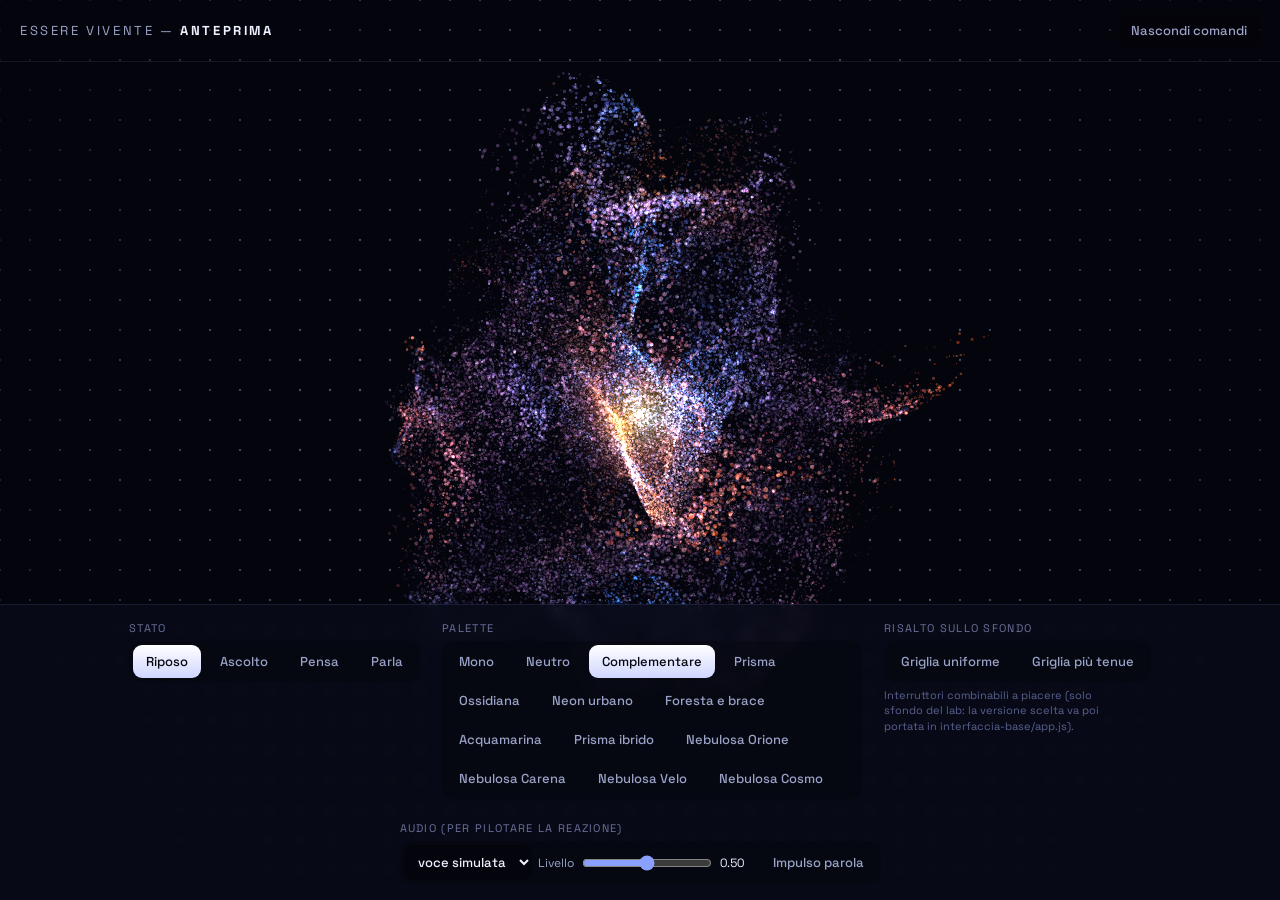
<file: export-essere-vivente/essere_vivente_lab.html>
<!DOCTYPE html>
<html lang="it">
<head>
<meta charset="UTF-8">
<meta name="viewport" content="width=device-width, initial-scale=1.0">
<title>Essere Vivente · anteprima</title>
<link rel="preconnect" href="https://fonts.googleapis.com">
<link rel="preconnect" href="https://fonts.gstatic.com" crossorigin>
<link href="https://fonts.googleapis.com/css2?family=Space+Grotesk:wght@400;500;600&display=swap" rel="stylesheet">
<style>
  /*
    Versione ridotta del laboratorio: stato, palette, sfondo, audio. Tutte le
    altre leve (transizioni, forma, cuore, effetti, volume/densità/dimensione,
    reazione vocale) sono state tolte apposta, non solo nascoste — il
    componente usa i suoi default interni per tutto il resto.
  */
  *{margin:0;padding:0;box-sizing:border-box}
  html,body{height:100%}
  body{display:flex;flex-direction:column;background:#04040c;color:#eef1ff;
    font-family:"Space Grotesk",system-ui,sans-serif}
  header{display:flex;align-items:center;justify-content:space-between;gap:12px;
    padding:14px 20px;font-size:13px;letter-spacing:.2em;text-transform:uppercase;
    color:#9aa3c7;border-bottom:1px solid rgba(150,165,255,0.12)}
  header b{color:#eef1ff}
  header button{letter-spacing:normal;text-transform:none;background:rgba(0,0,0,.25)}
  iframe{flex:1;border:0;width:100%;display:block;background:transparent}

  /* sfondo condiviso dell'app (carta millimetrata + vignetta), replicato qui
     per tarare l'essere sull'ambiente reale — originale in
     interfaccia-base/app.js (initBackground) e style.css (.void) */
  #bg{position:fixed;inset:0;z-index:0}
  .void{position:fixed;inset:0;z-index:1;pointer-events:none;
    background:radial-gradient(160% 140% at 50% 42%, transparent 52%, rgba(0,0,0,0.45) 100%)}
  header,iframe,.panel{position:relative;z-index:2}

  /* il pannello GALLEGGIA sopra la scena (position:fixed) invece di stare nel
     flusso: l'iframe tiene sempre tutta l'altezza e l'essere non si
     rimpicciolisce quando i comandi crescono */
  .panel{position:fixed;left:0;right:0;bottom:0;z-index:3;
    display:flex;gap:22px;flex-wrap:wrap;align-items:flex-start;justify-content:center;
    padding:16px 20px;border-top:1px solid rgba(150,165,255,0.12);
    background:rgba(10,12,26,0.78);backdrop-filter:blur(6px)}
  .panel[hidden]{display:none}
  .section{display:flex;flex-direction:column;gap:6px;align-items:flex-start}
  .sectionLabel{font-size:11px;letter-spacing:.12em;text-transform:uppercase;color:#6b729c}
  .group{display:flex;gap:6px;align-items:center;padding:4px;border-radius:12px;background:rgba(0,0,0,.25)}
  button,select{font-family:inherit;font-weight:500;font-size:13px;color:#9aa3c7;border:0;
    background:transparent;border-radius:9px;padding:8px 13px;cursor:pointer;transition:.2s}
  button:hover{color:#eef1ff}
  button:focus-visible,select:focus-visible,input:focus-visible{outline:2px solid #8aa0ff;outline-offset:2px}
  button.on{color:#06060f;background:linear-gradient(180deg,#fff,#cfd6ff)}
  select{background:rgba(0,0,0,.25);color:#eef1ff;padding:8px 10px}
  select option{background:#12142a}
  label{font-size:12px;color:#9aa3c7;display:flex;gap:8px;align-items:center}
  input[type=range]{width:130px;accent-color:#8aa0ff}
  .val{font-variant-numeric:tabular-nums;min-width:34px;color:#eef1ff}
  .hint{font-size:11px;color:#5b6290;max-width:220px;line-height:1.4}
</style>
</head>
<body>

<canvas id="bg"></canvas>
<div class="void"></div>

<header>
  <span>Essere Vivente — <b>anteprima</b></span>
  <button id="panelToggle">Nascondi comandi</button>
</header>

<iframe id="ev" src="essere_vivente_component.html" title="Essere Vivente"></iframe>

<div class="panel">

  <div class="section">
    <span class="sectionLabel">Stato</span>
    <div class="group" id="states">
      <button data-state="idle" class="on">Riposo</button>
      <button data-state="listening">Ascolto</button>
      <button data-state="thinking">Pensa</button>
      <button data-state="speaking">Parla</button>
    </div>
  </div>

  <div class="section">
    <span class="sectionLabel">Palette</span>
    <div class="group" id="palettes" style="flex-wrap:wrap;max-width:420px">
      <button data-palette="mono">Mono</button>
      <button data-palette="neutro">Neutro</button>
      <button data-palette="complementare" class="on">Complementare</button>
      <button data-palette="prisma">Prisma</button>
      <button data-palette="ossidiana">Ossidiana</button>
      <button data-palette="neonUrbano">Neon urbano</button>
      <button data-palette="forestaBrace">Foresta e brace</button>
      <button data-palette="acquamarina">Acquamarina</button>
      <button data-palette="prismaIbrido">Prisma ibrido</button>
      <button data-palette="nebulaOrione">Nebulosa Orione</button>
      <button data-palette="nebulaCarena">Nebulosa Carena</button>
      <button data-palette="nebulaVelo">Nebulosa Velo</button>
      <button data-palette="nebulaCosmo">Nebulosa Cosmo</button>
    </div>
  </div>

  <div class="section">
    <span class="sectionLabel">Risalto sullo sfondo</span>
    <div class="group" id="bgTweaks">
      <button data-tweak="uniforme">Griglia uniforme</button>
      <button data-tweak="tenue">Griglia più tenue</button>
    </div>
    <span class="hint">Interruttori combinabili a piacere (solo sfondo del lab: la
      versione scelta va poi portata in interfaccia-base/app.js).</span>
  </div>

  <div class="section">
    <span class="sectionLabel">Audio (per pilotare la reazione)</span>
    <div class="group">
      <select id="feed">
        <option value="none">nessuno</option>
        <option value="slider">manuale</option>
        <option value="voice" selected>voce simulata</option>
      </select>
      <label id="sliderRow">Livello
        <input type="range" id="lvl" min="0" max="100" value="50">
        <span class="val" id="lvlVal">0.50</span>
      </label>
      <button id="pulse">Impulso parola</button>
    </div>
  </div>

</div>

<script>
(function(){
  const frame=document.getElementById('ev');
  const send=msg=>frame.contentWindow.postMessage(msg,'*');

  // stato: non persistito, si riparte sempre da riposo
  const stateBtns=[...document.querySelectorAll('#states button')];
  stateBtns.forEach(b=>b.addEventListener('click',()=>{
    stateBtns.forEach(x=>x.classList.toggle('on',x===b));
    send({type:'state',value:b.dataset.state});
  }));

  // palette: non persistita, si riparte sempre da "complementare" (default produzione)
  const paletteBtns=[...document.querySelectorAll('#palettes button')];
  paletteBtns.forEach(b=>b.addEventListener('click',()=>{
    paletteBtns.forEach(x=>x.classList.toggle('on',x===b));
    send({type:'config',palette:b.dataset.palette});
  }));

  // audio
  document.getElementById('pulse').addEventListener('click',()=>send({type:'pulse'}));
  const feed=document.getElementById('feed');
  const lvl=document.getElementById('lvl');
  const lvlVal=document.getElementById('lvlVal');
  lvl.addEventListener('input',()=>{ lvlVal.textContent=(lvl.value/100).toFixed(2); });
  lvlVal.textContent=(lvl.value/100).toFixed(2);

  function voiceEnvelope(t){
    const syl=Math.max(0,Math.sin(t*11.0));
    const word=0.45+0.55*(0.5+0.5*Math.sin(t*1.9));
    const pause=(Math.sin(t*0.55)>0.82)?0.18:1.0;
    const v=(0.22+0.78*syl)*word*pause+(Math.random()-0.5)*0.05;
    return Math.max(0,Math.min(1,v))*0.85;
  }

  // pannello comandi mostra/nascondi (galleggia sopra la scena, non la ridimensiona)
  const panel=document.querySelector('.panel');
  const panelToggle=document.getElementById('panelToggle');
  panelToggle.addEventListener('click',()=>{
    panel.hidden=!panel.hidden;
    panelToggle.textContent=panel.hidden?'Mostra comandi':'Nascondi comandi';
  });

  // ---- prove di risalto: varianti di sfondo (combinabili) + luce dell'essere ----
  const bgTweaks={uniforme:false,tenue:false};
  let bgRerender=()=>{};
  const tweakBtns=[...document.querySelectorAll('#bgTweaks button')];
  tweakBtns.forEach(b=>b.addEventListener('click',()=>{
    const k=b.dataset.tweak;
    bgTweaks[k]=!bgTweaks[k];
    b.classList.toggle('on',bgTweaks[k]);
    bgRerender();
  }));
  // sfondo condiviso: stessa carta millimetrata dell'app (copia di
  // initBackground in interfaccia-base/app.js — se cambia là, riallineare qui;
  // in più rispetto all'app: le varianti bgTweaks per le prove di risalto)
  (function initBackground(){
    const cv=document.getElementById('bg');
    if(!cv) return;
    const ctx=cv.getContext('2d');
    const reduce=window.matchMedia('(prefers-reduced-motion:reduce)').matches;
    let W,H,dpr=Math.min(window.devicePixelRatio||1,2);
    let ox=0,oy=0,tox=0,toy=0,raf=0;
    function rng(seed){ let s=seed; return ()=>{ s=(s*16807)%2147483647; return (s-1)/2147483646; }; }
    function resize(){
      cv.width=window.innerWidth*dpr; cv.height=window.innerHeight*dpr;
      cv.style.width=window.innerWidth+'px'; cv.style.height=window.innerHeight+'px';
      W=window.innerWidth; H=window.innerHeight;
      render();
    }
    function render(){
      ctx.setTransform(dpr,0,0,dpr,0,0);
      ctx.clearRect(0,0,W,H);
      const CX=W/2, CY=H/2;
      const step=30, shift=10;
      const px=ox*shift, py=oy*shift;
      const r=rng(5);
      for(let x=0;x<=W+step;x+=step){
        for(let y=0;y<=H+step;y+=step){
          const d=Math.hypot(x-CX,y-CY)/(Math.max(W,H)*0.6);
          const s=0.8+(1-Math.min(d,1))*0.6;
          // base = sfondo reale dell'app: griglia uniforme con calo ai bordi
          // (il buio attorno all'essere lo fa l'ombra dentro il componente) —
          // tarato in essere_vivente_sfondo_lab.html. "uniforme" toglie
          // anche il calo ai bordi
          const e=Math.max(0,Math.min((d-0.5)/0.5,1));
          const eF=1-0.55*e*e*(3-2*e);
          let a=bgTweaks.uniforme?(0.12+r()*0.03):((0.16+r()*0.03)*eF*2.5);
          if(bgTweaks.tenue) a*=0.6;
          ctx.beginPath(); ctx.arc(x+px,y+py,s,0,7);
          ctx.fillStyle='rgba(160,190,235,'+a.toFixed(3)+')';
          ctx.fill();
        }
      }
    }
    bgRerender=render;
    function easeStep(){
      ox+=(tox-ox)*0.06; oy+=(toy-oy)*0.06;
      render();
      if(Math.abs(tox-ox)>0.001||Math.abs(toy-oy)>0.001) raf=requestAnimationFrame(easeStep);
      else raf=0;
    }
    window.addEventListener('pointermove',e=>{
      if(reduce) return;
      tox=(e.clientX/window.innerWidth-0.5)*2;
      toy=(e.clientY/window.innerHeight-0.5)*2;
      if(!raf) raf=requestAnimationFrame(easeStep);
    },{passive:true});
    window.addEventListener('resize',resize);
    resize();
  })();

  const t0=performance.now();
  (function loop(){
    const t=(performance.now()-t0)/1000;
    if(feed.value==='slider'){
      const v=lvl.value/100;
      send({type:'level',value:v,bass:v*0.7,treble:v*0.4});
    }else if(feed.value==='voice'){
      const v=voiceEnvelope(t);
      send({type:'level',value:v,bass:v*(0.5+0.4*Math.sin(t*2.3)),treble:v*(0.3+0.3*Math.abs(Math.sin(t*7.1)))});
    }
    requestAnimationFrame(loop);
  })();
})();
</script>
</body>
</html>
</file>
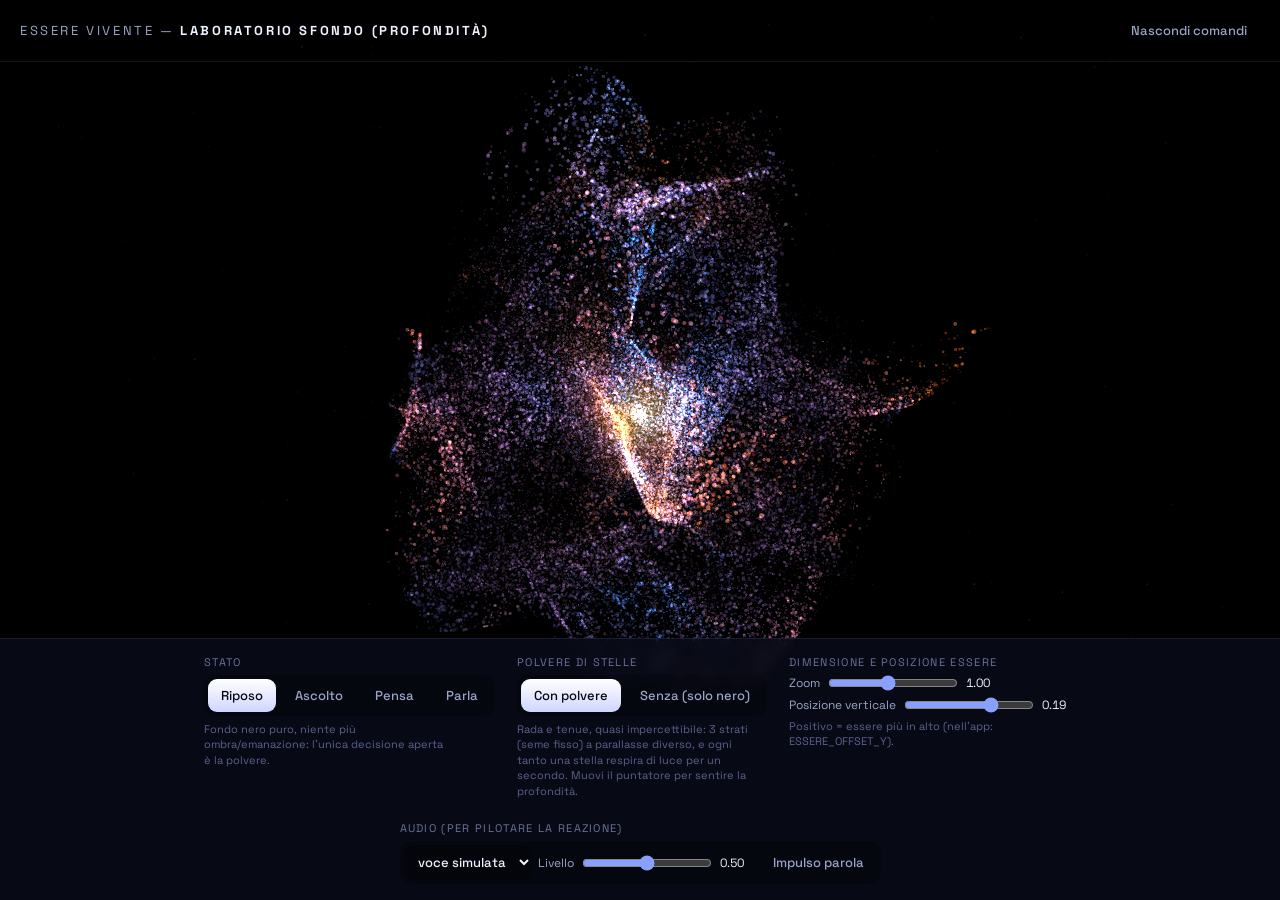
<file: export-essere-vivente/essere_vivente_sfondo_lab.html>
<!DOCTYPE html>
<html lang="it">
<head>
<meta charset="UTF-8">
<meta name="viewport" content="width=device-width, initial-scale=1.0">
<title>Essere Vivente · laboratorio sfondo (profondità)</title>
<link rel="preconnect" href="https://fonts.googleapis.com">
<link rel="preconnect" href="https://fonts.gstatic.com" crossorigin>
<link href="https://fonts.googleapis.com/css2?family=Space+Grotesk:wght@400;500;600&display=swap" rel="stylesheet">
<style>
  /*
    Copia di essere_vivente_lab.html dedicata SOLO alla decisione rimasta
    sullo sfondo: polvere di stelle sì o no. Tutto il resto è deciso e fisso:
    fondo nero puro. Ombra del vuoto ed emanazione di luce sono state tolte
    dal componente (essere_vivente_component.html): l'essere non modula più
    l'ambiente attorno a sé, solo se stesso.
    Zoom e posizione verticale servono a giudicare l'insieme mentre l'essere
    si sposta. La scelta finale va poi portata in interfaccia-base/app.js
    (trama) e style.css (fondo) — questo file è un banco di prova, non la fonte.
  */
  *{margin:0;padding:0;box-sizing:border-box}
  html,body{height:100%}
  body{display:flex;flex-direction:column;background:#000000;color:#eef1ff;
    font-family:"Space Grotesk",system-ui,sans-serif}
  header{display:flex;align-items:center;justify-content:space-between;gap:12px;
    padding:14px 20px;font-size:13px;letter-spacing:.2em;text-transform:uppercase;
    color:#9aa3c7;border-bottom:1px solid rgba(150,165,255,0.12)}
  header b{color:#eef1ff}
  header button{letter-spacing:normal;text-transform:none;background:rgba(0,0,0,.25)}
  iframe{flex:1;border:0;width:100%;display:block;background:transparent}

  /* la polvere vive nel canvas della pagina, sotto l'iframe; la vignetta
     .void resta quella dell'app (style.css) */
  #bg{position:fixed;inset:0;z-index:0}
  .void{position:fixed;inset:0;z-index:1;pointer-events:none;
    background:radial-gradient(160% 140% at 50% 42%, transparent 52%, rgba(0,0,0,0.45) 100%)}
  header,iframe,.panel{position:relative;z-index:2}

  /* il pannello GALLEGGIA sopra la scena (position:fixed) invece di stare nel
     flusso: l'iframe tiene sempre tutta l'altezza e l'essere non si
     rimpicciolisce quando i comandi crescono */
  .panel{position:fixed;left:0;right:0;bottom:0;z-index:3;
    display:flex;gap:22px;flex-wrap:wrap;align-items:flex-start;justify-content:center;
    padding:16px 20px;border-top:1px solid rgba(150,165,255,0.12);
    background:rgba(10,12,26,0.78);backdrop-filter:blur(6px)}
  .panel[hidden]{display:none}
  .section{display:flex;flex-direction:column;gap:6px;align-items:flex-start}
  .sectionLabel{font-size:11px;letter-spacing:.12em;text-transform:uppercase;color:#6b729c}
  .group{display:flex;gap:6px;align-items:center;padding:4px;border-radius:12px;background:rgba(0,0,0,.25);flex-wrap:wrap}
  button,select{font-family:inherit;font-weight:500;font-size:13px;color:#9aa3c7;border:0;
    background:transparent;border-radius:9px;padding:8px 13px;cursor:pointer;transition:.2s}
  button:hover{color:#eef1ff}
  button:focus-visible,select:focus-visible,input:focus-visible{outline:2px solid #8aa0ff;outline-offset:2px}
  button.on{color:#06060f;background:linear-gradient(180deg,#fff,#cfd6ff)}
  select{background:rgba(0,0,0,.25);color:#eef1ff;padding:8px 10px}
  select option{background:#12142a}
  label{font-size:12px;color:#9aa3c7;display:flex;gap:8px;align-items:center}
  input[type=range]{width:130px;accent-color:#8aa0ff}
  .val{font-variant-numeric:tabular-nums;min-width:34px;color:#eef1ff}
  .hint{font-size:11px;color:#5b6290;max-width:240px;line-height:1.4}
</style>
</head>
<body>

<canvas id="bg"></canvas>
<div class="void"></div>

<header>
  <span>Essere Vivente — <b>laboratorio sfondo (profondità)</b></span>
  <button id="panelToggle">Nascondi comandi</button>
</header>

<iframe id="ev" src="essere_vivente_component.html" title="Essere Vivente"></iframe>

<div class="panel">

  <div class="section">
    <span class="sectionLabel">Stato</span>
    <div class="group" id="states">
      <button data-state="idle" class="on">Riposo</button>
      <button data-state="listening">Ascolto</button>
      <button data-state="thinking">Pensa</button>
      <button data-state="speaking">Parla</button>
    </div>
    <span class="hint">Fondo nero puro, niente più ombra/emanazione:
      l'unica decisione aperta è la polvere.</span>
  </div>

  <div class="section">
    <span class="sectionLabel">Polvere di stelle</span>
    <div class="group" id="polvereSwitch">
      <button data-polvere="si" class="on">Con polvere</button>
      <button data-polvere="no">Senza (solo nero)</button>
    </div>
    <span class="hint">Rada e tenue, quasi impercettibile: 3 strati (seme
      fisso) a parallasse diverso, e ogni tanto una stella respira di luce
      per un secondo. Muovi il puntatore per sentire la profondità.</span>
  </div>

  <div class="section">
    <span class="sectionLabel">Dimensione e posizione essere</span>
    <label>Zoom
      <input type="range" id="evZoom" min="50" max="160" value="100">
      <span class="val" id="evZoomVal">1.00</span>
    </label>
    <label>Posizione verticale
      <input type="range" id="evOffY" min="-50" max="50" value="19">
      <span class="val" id="evOffYVal">0.19</span>
    </label>
    <span class="hint">Positivo = essere più in alto (nell'app: ESSERE_OFFSET_Y).</span>
  </div>

  <div class="section">
    <span class="sectionLabel">Audio (per pilotare la reazione)</span>
    <div class="group">
      <select id="feed">
        <option value="none">nessuno</option>
        <option value="slider">manuale</option>
        <option value="voice" selected>voce simulata</option>
      </select>
      <label id="sliderRow">Livello
        <input type="range" id="lvl" min="0" max="100" value="50">
        <span class="val" id="lvlVal">0.50</span>
      </label>
      <button id="pulse">Impulso parola</button>
    </div>
  </div>

</div>

<script>
(function(){
  const frame=document.getElementById('ev');
  const send=msg=>frame.contentWindow.postMessage(msg,'*');

  // stato: non persistito, si riparte sempre da riposo
  const stateBtns=[...document.querySelectorAll('#states button')];
  stateBtns.forEach(b=>b.addEventListener('click',()=>{
    stateBtns.forEach(x=>x.classList.toggle('on',x===b));
    send({type:'state',value:b.dataset.state});
  }));

  // audio
  document.getElementById('pulse').addEventListener('click',()=>send({type:'pulse'}));
  const feed=document.getElementById('feed');
  const lvl=document.getElementById('lvl');
  const lvlVal=document.getElementById('lvlVal');
  lvl.addEventListener('input',()=>{ lvlVal.textContent=(lvl.value/100).toFixed(2); });
  lvlVal.textContent=(lvl.value/100).toFixed(2);

  function voiceEnvelope(t){
    const syl=Math.max(0,Math.sin(t*11.0));
    const word=0.45+0.55*(0.5+0.5*Math.sin(t*1.9));
    const pause=(Math.sin(t*0.55)>0.82)?0.18:1.0;
    const v=(0.22+0.78*syl)*word*pause+(Math.random()-0.5)*0.05;
    return Math.max(0,Math.min(1,v))*0.85;
  }

  // pannello comandi mostra/nascondi (galleggia sopra la scena, non la ridimensiona)
  const panel=document.querySelector('.panel');
  const panelToggle=document.getElementById('panelToggle');
  panelToggle.addEventListener('click',()=>{
    panel.hidden=!panel.hidden;
    panelToggle.textContent=panel.hidden?'Mostra comandi':'Nascondi comandi';
  });

  // ---- l'unica leva di sfondo rimasta: polvere sì/no ----
  let polvere=true;
  let evZoom=1, evOffY=0.19; // posizione verticale confermata (= default del componente)
  let bgRerender=()=>{};

  const polvereBtns=[...document.querySelectorAll('#polvereSwitch button')];
  polvereBtns.forEach(b=>b.addEventListener('click',()=>{
    polvere=b.dataset.polvere==='si';
    polvereBtns.forEach(x=>x.classList.toggle('on',x===b));
    bgRerender();
    saveBg();
  }));

  // zoom e posizione: ombra ed emanazione seguono da sole (vivono nel componente)
  const evZoomInp=document.getElementById('evZoom');
  const evZoomOut=document.getElementById('evZoomVal');
  evZoomInp.addEventListener('input',()=>{
    evZoom=evZoomInp.value/100;
    evZoomOut.textContent=evZoom.toFixed(2);
    send({type:'lab',zoom:evZoom});
    saveBg();
  });
  const evOffYInp=document.getElementById('evOffY');
  const evOffYOut=document.getElementById('evOffYVal');
  evOffYInp.addEventListener('input',()=>{
    evOffY=evOffYInp.value/100;
    evOffYOut.textContent=evOffY.toFixed(2);
    send({type:'lab',offsetY:evOffY});
    saveBg();
  });
  frame.addEventListener('load',()=>{
    if(evZoom!==1) send({type:'lab',zoom:evZoom});
    if(evOffY!==0) send({type:'lab',offsetY:evOffY});
  });

  // le tarature sopravvivono al ricaricamento
  const BG_KEY='essereViventeSfondoLab.taratura';
  function saveBg(){
    localStorage.setItem(BG_KEY,JSON.stringify({polvere,zoom:evZoom,offy:evOffY}));
  }
  (function restoreBg(){
    let s; try{ s=JSON.parse(localStorage.getItem(BG_KEY)); }catch(e){}
    if(!s) return;
    if(typeof s.polvere==='boolean') polvere=s.polvere;
    polvereBtns.forEach(b=>b.classList.toggle('on',(b.dataset.polvere==='si')===polvere));
    if(Number.isFinite(s.zoom)) evZoom=s.zoom;
    if(Number.isFinite(s.offy)) evOffY=s.offy;
    evZoomInp.value=Math.round(evZoom*100); evZoomOut.textContent=evZoom.toFixed(2);
    evOffYInp.value=Math.round(evOffY*100); evOffYOut.textContent=evOffY.toFixed(2);
  })();

  // polvere di stelle: 3 strati casuali (seme fisso), radi e tenui —
  // profondità senza pattern regolare. Quasi tutte le stelle sono fisse
  // (pre-disegnate su canvas fuori schermo, un blit per strato a frame);
  // un ~5% luccica con un impulso raro e morbido, quasi impercettibile.
  // Con prefers-reduced-motion: tutto statico, niente luccichio né parallasse.
  // Da portare in interfaccia-base/app.js (initBackground) se confermata.
  (function initBackground(){
    const cv=document.getElementById('bg');
    if(!cv) return;
    const ctx=cv.getContext('2d');
    const reduce=window.matchMedia('(prefers-reduced-motion:reduce)').matches;
    let W,H,dpr=Math.min(window.devicePixelRatio||1,2);
    let ox=0,oy=0,tox=0,toy=0;
    let strati=[]; // {off (canvas statico), sh (parallasse), tw (stelle che luccicano)}
    function rng(seed){ let s=seed; return ()=>{ s=(s*16807)%2147483647; return (s-1)/2147483646; }; }
    function build(){
      // [densità px²/stella, parallasse, taglia, luce] — più rado e tenue della
      // prima versione: la polvere si deve intuire, non vedere
      const DEF=[[15000,3,0.5,0.45],[9500,6,0.7,0.7],[6000,10,0.95,1]];
      strati=DEF.map((def,li)=>{
        const [den,sh,sz,al]=def;
        const off=document.createElement('canvas');
        off.width=W*dpr; off.height=H*dpr;
        const c=off.getContext('2d'); c.setTransform(dpr,0,0,dpr,0,0);
        const rr=rng(11+li*7);
        const n=Math.round(W*H/den);
        const tw=[];
        const CX=W/2, CY=H/2;
        for(let i=0;i<n;i++){
          const x=rr()*W, y=rr()*H;
          const d=Math.hypot(x-CX,y-CY)/(Math.max(W,H)*0.6);
          // calo verso i bordi, morbido (la vignetta .void completa)
          const e=Math.max(0,Math.min((d-0.5)/0.5,1));
          const eF=1-0.55*e*e*(3-2*e);
          const a=(0.05+rr()*0.10)*al*eF;      // tenue: massimo ~0.15
          const r0=(0.4+rr()*0.7)*sz;
          if(rr()<0.05){ tw.push({x,y,r:r0,a,per:5+rr()*6,ph:rr()*Math.PI*2}); continue; }
          c.beginPath(); c.arc(x,y,r0,0,7);
          c.fillStyle='rgba(160,190,235,'+a.toFixed(3)+')';
          c.fill();
        }
        return {off,sh,tw};
      });
    }
    function render(t){
      ctx.setTransform(1,0,0,1,0,0);
      ctx.clearRect(0,0,cv.width,cv.height);
      if(!polvere) return;
      for(const L of strati){
        const px=ox*L.sh, py=oy*L.sh;
        ctx.setTransform(1,0,0,1,px*dpr,py*dpr);
        ctx.drawImage(L.off,0,0);
        // luccichio: onda lenta elevata a potenza -> quasi sempre al valore
        // base, ogni tanto un respiro di luce di ~1s, mai un lampo
        ctx.setTransform(dpr,0,0,dpr,px*dpr,py*dpr);
        for(const s of L.tw){
          const p=reduce?0:Math.pow(Math.max(0,Math.sin(t/s.per*6.283+s.ph)),6);
          const a=Math.min(0.4,s.a*(1+1.6*p));
          ctx.beginPath(); ctx.arc(s.x,s.y,s.r*(1+0.5*p),0,7);
          ctx.fillStyle='rgba(185,205,240,'+a.toFixed(3)+')';
          ctx.fill();
        }
      }
    }
    function resize(){
      cv.width=window.innerWidth*dpr; cv.height=window.innerHeight*dpr;
      cv.style.width=window.innerWidth+'px'; cv.style.height=window.innerHeight+'px';
      W=window.innerWidth; H=window.innerHeight;
      build();
      render(performance.now()/1000);
    }
    bgRerender=()=>render(performance.now()/1000);
    window.addEventListener('pointermove',e=>{
      if(reduce) return;
      tox=(e.clientX/window.innerWidth-0.5)*2;
      toy=(e.clientY/window.innerHeight-0.5)*2;
    },{passive:true});
    window.addEventListener('resize',resize);
    resize();
    if(!reduce){
      (function loop(){
        ox+=(tox-ox)*0.06; oy+=(toy-oy)*0.06;
        render(performance.now()/1000);
        requestAnimationFrame(loop);
      })();
    }
  })();

  const t0=performance.now();
  (function loop(){
    const t=(performance.now()-t0)/1000;
    if(feed.value==='slider'){
      const v=lvl.value/100;
      send({type:'level',value:v,bass:v*0.7,treble:v*0.4});
    }else if(feed.value==='voice'){
      const v=voiceEnvelope(t);
      send({type:'level',value:v,bass:v*(0.5+0.4*Math.sin(t*2.3)),treble:v*(0.3+0.3*Math.abs(Math.sin(t*7.1)))});
    }
    requestAnimationFrame(loop);
  })();
})();
</script>
</body>
</html>
</file>
<file: notes/mockup-tappa7/style.css>
/* Mockup interfaccia Eidos — identità visiva ripresa da export-interfaccia/style.css
   (fondo quasi nero, vetro scuro, accento lavanda, Space Grotesk). Aggiunge il
   comportamento NUOVO barra-trascrizione <-> cronologia unificata. Throwaway. */
@import url('https://fonts.googleapis.com/css2?family=Space+Grotesk:wght@400;500;600&family=Space+Mono:wght@400;700&display=swap');

:root{
  --bg:#04040c; --text:#eef1ff; --text-secondary:#9aa3c7; --muted:#6b729c; --core:#ccd9ff;
  --panel:rgba(18,20,42,0.46); --panel-border:rgba(150,165,255,0.12); --accent:#8aa0ff;
  --glass:rgba(18,20,42,0.55); --glass-hi:rgba(30,34,66,0.72); --danger:#ff9a9a;
}
*{box-sizing:border-box;margin:0;padding:0}
[hidden]{display:none !important}
html,body{height:100%;background:var(--bg);color:var(--text);
  font-family:'Space Grotesk',system-ui,sans-serif;overflow:hidden}

button{font-family:inherit;font-weight:500;font-size:13px;color:var(--text-secondary);
  border:0;background:transparent;border-radius:9px;padding:8px 13px;cursor:pointer;transition:.2s}
button:hover{color:var(--text)}
button.active{color:#06060f;background:linear-gradient(180deg,#fff,#cfd6ff)}
input[type="text"]{font-family:inherit;font-size:14px;color:var(--text);
  background:rgba(0,0,0,.25);border:1px solid var(--panel-border);border-radius:9px;padding:8px 12px}

#bg{position:fixed;inset:0;z-index:0}
.void{position:fixed;inset:0;z-index:1;pointer-events:none;
  background:radial-gradient(160% 140% at 50% 42%,transparent 52%,rgba(0,0,0,.45) 100%)}

.brand-lockup{position:fixed;top:26px;left:30px;z-index:4}
.brand-lockup .mark{font-weight:600;font-size:clamp(30px,4.6vw,38px);letter-spacing:.03em;line-height:.95;
  background:linear-gradient(180deg,#fff,var(--core) 55%,var(--accent));
  -webkit-background-clip:text;background-clip:text;color:transparent}
.brand-lockup .acr{margin-top:7px;font-size:10px;letter-spacing:.15em;text-transform:uppercase;
  color:var(--muted);max-width:300px}
.brand-lockup .acr b{color:var(--accent);font-weight:600}

.mock-badge{position:fixed;top:26px;right:16px;z-index:8;font-family:'Space Mono',monospace;
  font-size:10px;letter-spacing:.08em;color:var(--muted);border:1px solid var(--panel-border);
  border-radius:8px;padding:6px 10px;background:var(--panel);backdrop-filter:blur(6px)}

/* essere vivente a piena schermata, dietro tutto */
#essere-wrap{position:absolute;inset:0;z-index:1;transition:filter .4s,opacity .4s}
#essere{width:100%;height:100%;border:0;background:transparent}
body.convo-open #essere-wrap{filter:blur(3px);opacity:.55}

/* ---------- barra <-> cronologia unificata (il pezzo nuovo) ---------- */
#convo{position:absolute;left:50%;top:7vh;transform:translateX(-50%);
  width:min(92vw,620px);z-index:6;display:flex;flex-direction:column;align-items:center}
#convo-toggle{position:absolute;top:-6px;right:-2px;width:30px;height:30px;padding:0;
  border-radius:50%;color:var(--muted);font-size:13px;line-height:1;opacity:.6;transition:.25s}
#convo-toggle:hover{opacity:1;color:var(--text);background:var(--panel)}
#convo.open #convo-toggle .chev{display:inline-block;transform:rotate(180deg)}

#transcript-bar{width:90%;text-align:center;font-family:'Space Mono',ui-monospace,monospace;
  font-size:13.5px;letter-spacing:.01em;color:rgba(238,241,255,.55);min-height:1.4em;
  white-space:nowrap;overflow:hidden;text-overflow:ellipsis;transition:opacity .6s;cursor:pointer}
#transcript-bar .ghost{color:var(--muted)}
#transcript-bar.final{color:rgba(238,241,255,.72)}
#convo.open #transcript-bar{display:none}

/* via di mezzo: fondo vetro leggibile ma bordi che si dissolvono (mask), niente cornice netta */
#history-scroll{display:none;width:100%;max-height:60vh;overflow-y:auto;margin-top:6px;
  padding:26px 18px;background:rgba(12,14,32,.55);border:0;border-radius:16px;
  backdrop-filter:blur(12px);box-shadow:none;
  -webkit-mask-image:linear-gradient(to bottom,transparent,#000 12%,#000 88%,transparent);
  mask-image:linear-gradient(to bottom,transparent,#000 12%,#000 88%,transparent)}
#convo.open #history-scroll{display:block}
.turn{padding:9px 0;line-height:1.5;font-size:13.5px;border-bottom:1px solid rgba(150,165,255,.07)}
.turn:last-child{border-bottom:0}
.turn .who{display:block;font-size:9.5px;letter-spacing:.16em;text-transform:uppercase;
  margin-bottom:3px;color:var(--muted)}
.turn.user .who{color:var(--accent)}
.turn.user{color:var(--text)}
.turn.assistant{color:var(--text-secondary)}
#history-scroll::-webkit-scrollbar{width:7px}
#history-scroll::-webkit-scrollbar-thumb{background:rgba(150,165,255,.18);border-radius:4px}

/* ---------- schede grafiche flottanti ---------- */
#cards{position:fixed;inset:0;z-index:3;pointer-events:none}
.card{pointer-events:auto;position:absolute;display:flex;flex-direction:column;width:fit-content;
  min-width:170px;max-width:320px;max-height:56vh;background:rgba(18,20,42,.72);
  border:1px solid var(--panel-border);border-radius:14px;padding:12px 14px;backdrop-filter:blur(12px);
  box-shadow:0 18px 50px -20px rgba(0,0,0,.7);
  animation:cardin .34s cubic-bezier(.2,.9,.25,1) both}
@keyframes cardin{from{opacity:0;transform:translateY(10px) scale(.96)}to{opacity:1;transform:none}}
.card-head{display:flex;justify-content:space-between;align-items:center;gap:14px;margin-bottom:8px;cursor:move}
.card-kind{font-size:10px;letter-spacing:.16em;text-transform:uppercase;color:var(--accent)}
.card-close{padding:0 4px;font-size:16px;color:var(--muted);background:none}
.card-close:hover{color:var(--text)}
.card-body{overflow:auto}
.card-list{list-style:none;display:flex;flex-direction:column;gap:8px}
.card-list li{display:flex;gap:9px;font-size:13px;color:var(--text-secondary);line-height:1.35}
.card-list li::before{content:"";width:5px;height:5px;border-radius:50%;background:var(--accent);
  flex:0 0 auto;margin-top:6px}
.card-list li b{color:var(--text);font-weight:500}
.card-event{display:flex;gap:12px;align-items:center}
.card-event .date{display:flex;flex-direction:column;align-items:center;min-width:48px;padding:7px 8px;
  border:1px solid var(--panel-border);border-radius:10px;background:rgba(0,0,0,.25)}
.card-event .date .d{font-size:18px;font-weight:600;color:var(--text);line-height:1}
.card-event .date .m{font-size:10px;text-transform:uppercase;letter-spacing:.1em;color:var(--muted);margin-top:2px}
.card-event .info{font-size:13px;color:var(--text-secondary)}
.card-event .info b{display:block;color:var(--text);font-weight:500;margin-bottom:3px}

/* ---------- log azioni ---------- */
#actions-log{position:absolute;left:50%;top:42vh;bottom:120px;transform:translateX(-50%);
  width:min(90vw,520px);display:flex;flex-direction:column;justify-content:flex-end;gap:3px;
  overflow:hidden;font-size:12px;z-index:3;
  -webkit-mask-image:linear-gradient(to top,#000 55%,transparent 100%);
  mask-image:linear-gradient(to top,#000 55%,transparent 100%)}
.log-row{padding:2px 0;color:var(--text-secondary);animation:logfade .4s both}
.log-row .tick{color:var(--accent);margin-right:7px}
.log-row.done .tick{color:#7fe8b0}
@keyframes logfade{from{opacity:0;transform:translateY(6px)}to{opacity:1;transform:none}}

/* ---------- conferma ---------- */
#confirm-box{position:absolute;left:50%;bottom:190px;transform:translateX(-50%);
  width:min(92vw,460px);background:var(--panel);border:1px solid var(--panel-border);
  border-radius:14px;padding:16px 18px;z-index:7;display:flex;flex-direction:column;gap:12px;
  backdrop-filter:blur(12px);box-shadow:0 20px 60px -22px rgba(0,0,0,.8);
  animation:cardin .3s both}
.confirm-kind{font-size:10px;letter-spacing:.16em;text-transform:uppercase;color:var(--accent)}
#confirm-message{font-size:13.5px;line-height:1.5;color:var(--text-secondary);white-space:pre-wrap}
#confirm-message b{color:var(--text);font-weight:500}
.confirm-actions{display:flex;gap:10px;justify-content:flex-end}

/* ---------- controlli ---------- */
#controls{position:absolute;left:50%;bottom:24px;transform:translateX(-50%);width:min(92vw,560px);
  display:flex;align-items:center;gap:10px;z-index:5;background:var(--panel);
  border:1px solid var(--panel-border);border-radius:20px;padding:10px 16px;backdrop-filter:blur(10px)}
#mic-button{font-size:20px;border-radius:50%;width:44px;height:44px;flex:0 0 auto;
  background:rgba(0,0,0,.25);opacity:.5}
#text-form{display:flex;gap:6px;flex:1;min-width:0}
#text-form input{flex:1;min-width:0}
#text-form button{flex:0 0 auto}
button.enter{font-weight:600;letter-spacing:.04em;color:#06060f;
  background:linear-gradient(180deg,#fff,#cfd6ff);border-radius:11px;padding:10px 18px}
button.enter:hover{color:#06060f;transform:translateY(-1px)}
#text-form button[type="submit"]{color:#06060f;background:linear-gradient(180deg,#fff,#cfd6ff);border-radius:11px}

#mode-switch{position:absolute;right:16px;bottom:24px;z-index:5;display:flex;gap:4px;
  background:var(--panel);border:1px solid var(--panel-border);border-radius:12px;padding:4px}

#usage{position:absolute;left:16px;bottom:22px;width:190px;z-index:3;opacity:.85}
.usage-label{font-size:10px;letter-spacing:.16em;text-transform:uppercase;color:var(--muted);margin-bottom:7px}
.usage-amount{font-size:17px;font-weight:500;color:var(--text);margin-bottom:9px}
.usage-amount .of{font-size:12px;font-weight:400;color:var(--muted)}
.usage-bar{height:6px;border-radius:5px;background:rgba(150,165,255,.1);overflow:hidden}
.usage-fill{height:100%;border-radius:5px;background:linear-gradient(90deg,var(--accent),#7fe8ff);
  box-shadow:0 0 12px -2px var(--accent)}

body[data-mode="spenta"] #mic-button{opacity:.25}
button:focus-visible{outline:2px solid var(--accent);outline-offset:3px}
</file>
